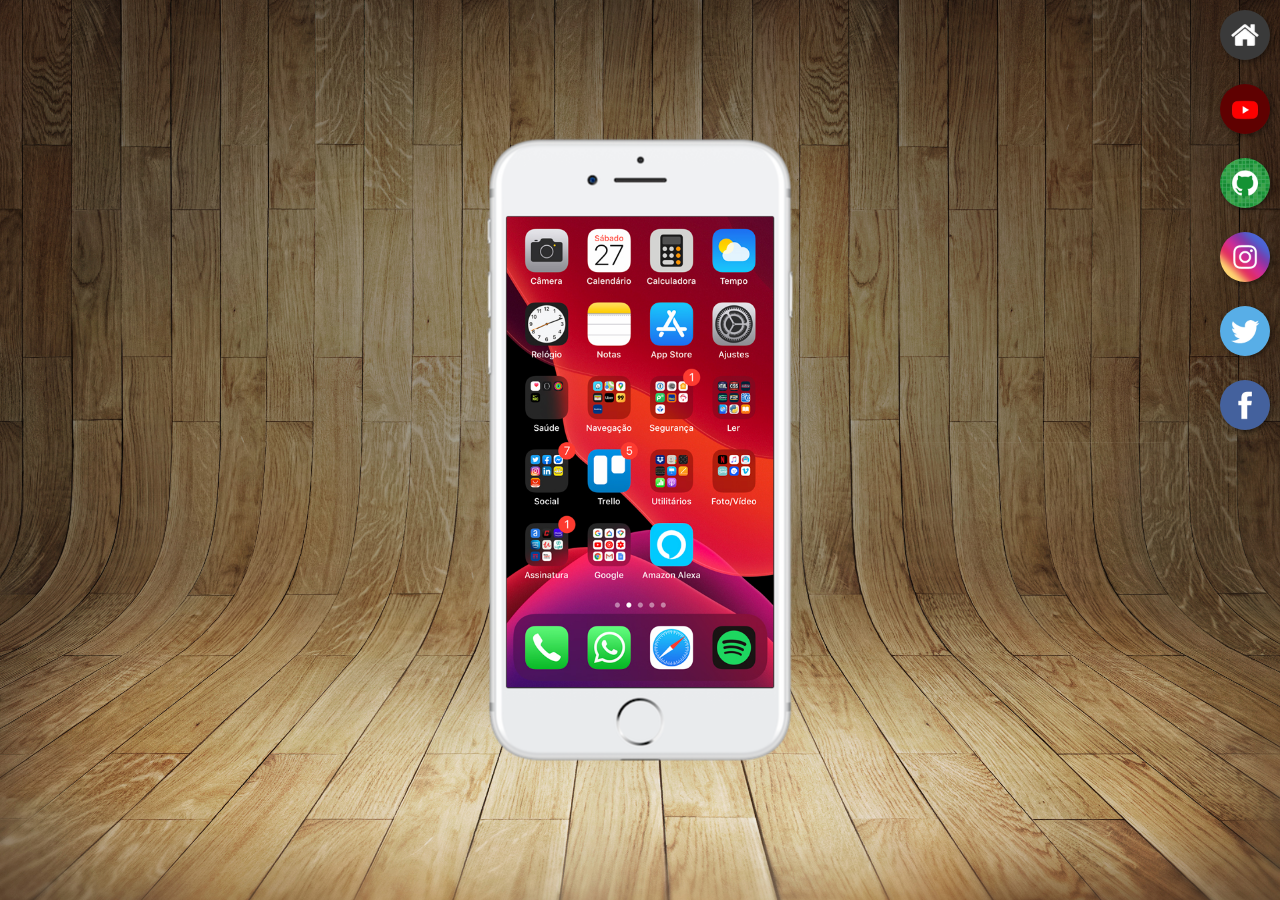
<file: index.html>
<!DOCTYPE html>
<html lang="pt-BR">
<head>
    <meta charset="UTF-8">
    <meta http-equiv="X-UA-Compatible" content="IE=edge">
    <meta name="viewport" content="width=device-width, initial-scale=1.0">
    <title>Projeto Redes Sociais</title>
    <link rel="shortcut icon" href="favicon.ico" type="image/x-icon">
    <link rel="stylesheet" href="style.css">
</head>
<body>
    <main>
        <section id="telefone">
            <iframe src="home.html" name="tela" id="tela" frameborder="0">
                <p>Seu navegador não é compatível com isso.</p>
            </iframe>
        </section>
        <section id="redes-sociais">
            <a href="home.html" target="tela"><img src="imagens/logo-home.jpg" alt="Home"></a><br>
            <a href="youtube.html" target="tela"><img src="imagens/logo-youtube.jpg" alt="YouTube"></a><br>
            <a href="github.html" target="tela"><img src="imagens/logo-github.jpg" alt="GitHub"></a><br>
            <a href="instagram.html" target="tela"><img src="imagens/logo-instagram.jpg" alt="Instagram"></a><br>
            <a href="twitter.html" target="tela"><img src="imagens/logo-twitter.jpg" alt="Twitter"></a><br>
            <a href="facebook.html" target="tela"><img src="imagens/logo-facebook.jpg" alt="Facebook"></a>
        </section>
    </main>
</body>
</html>
</file>
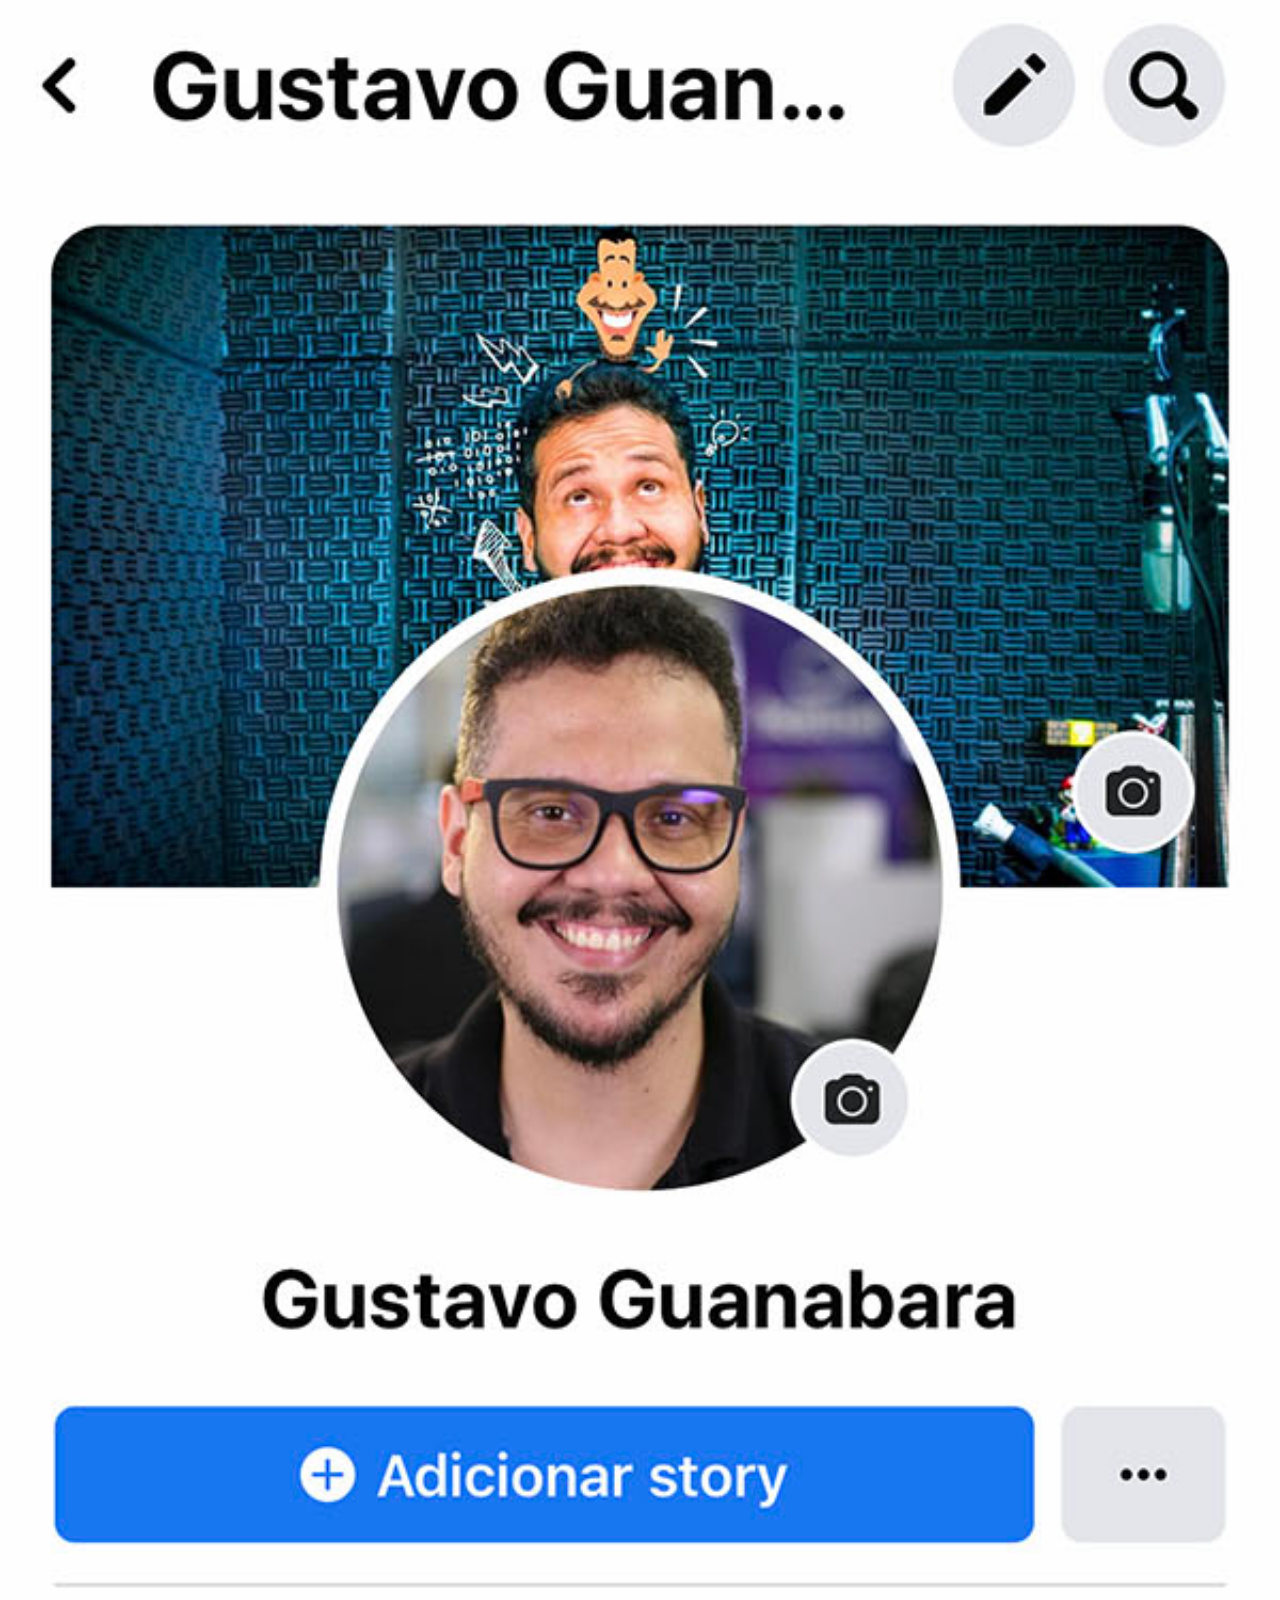
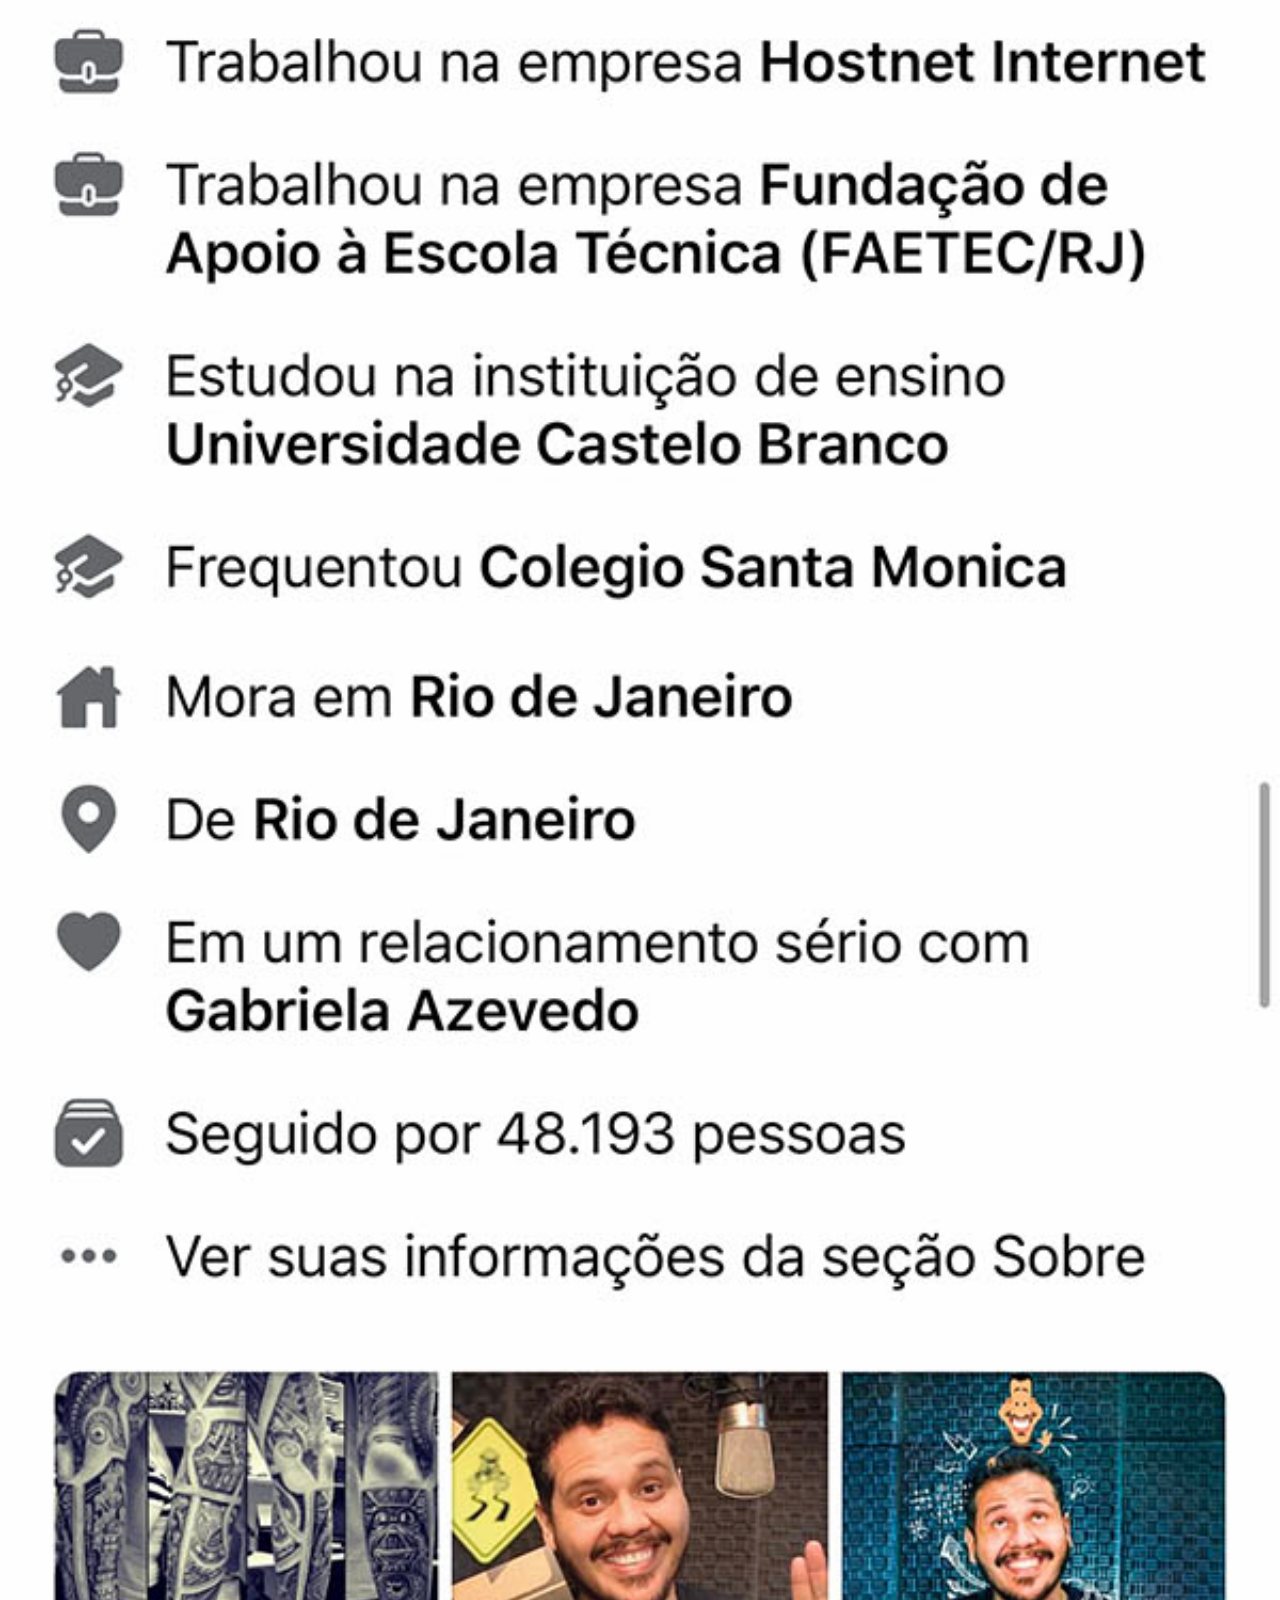
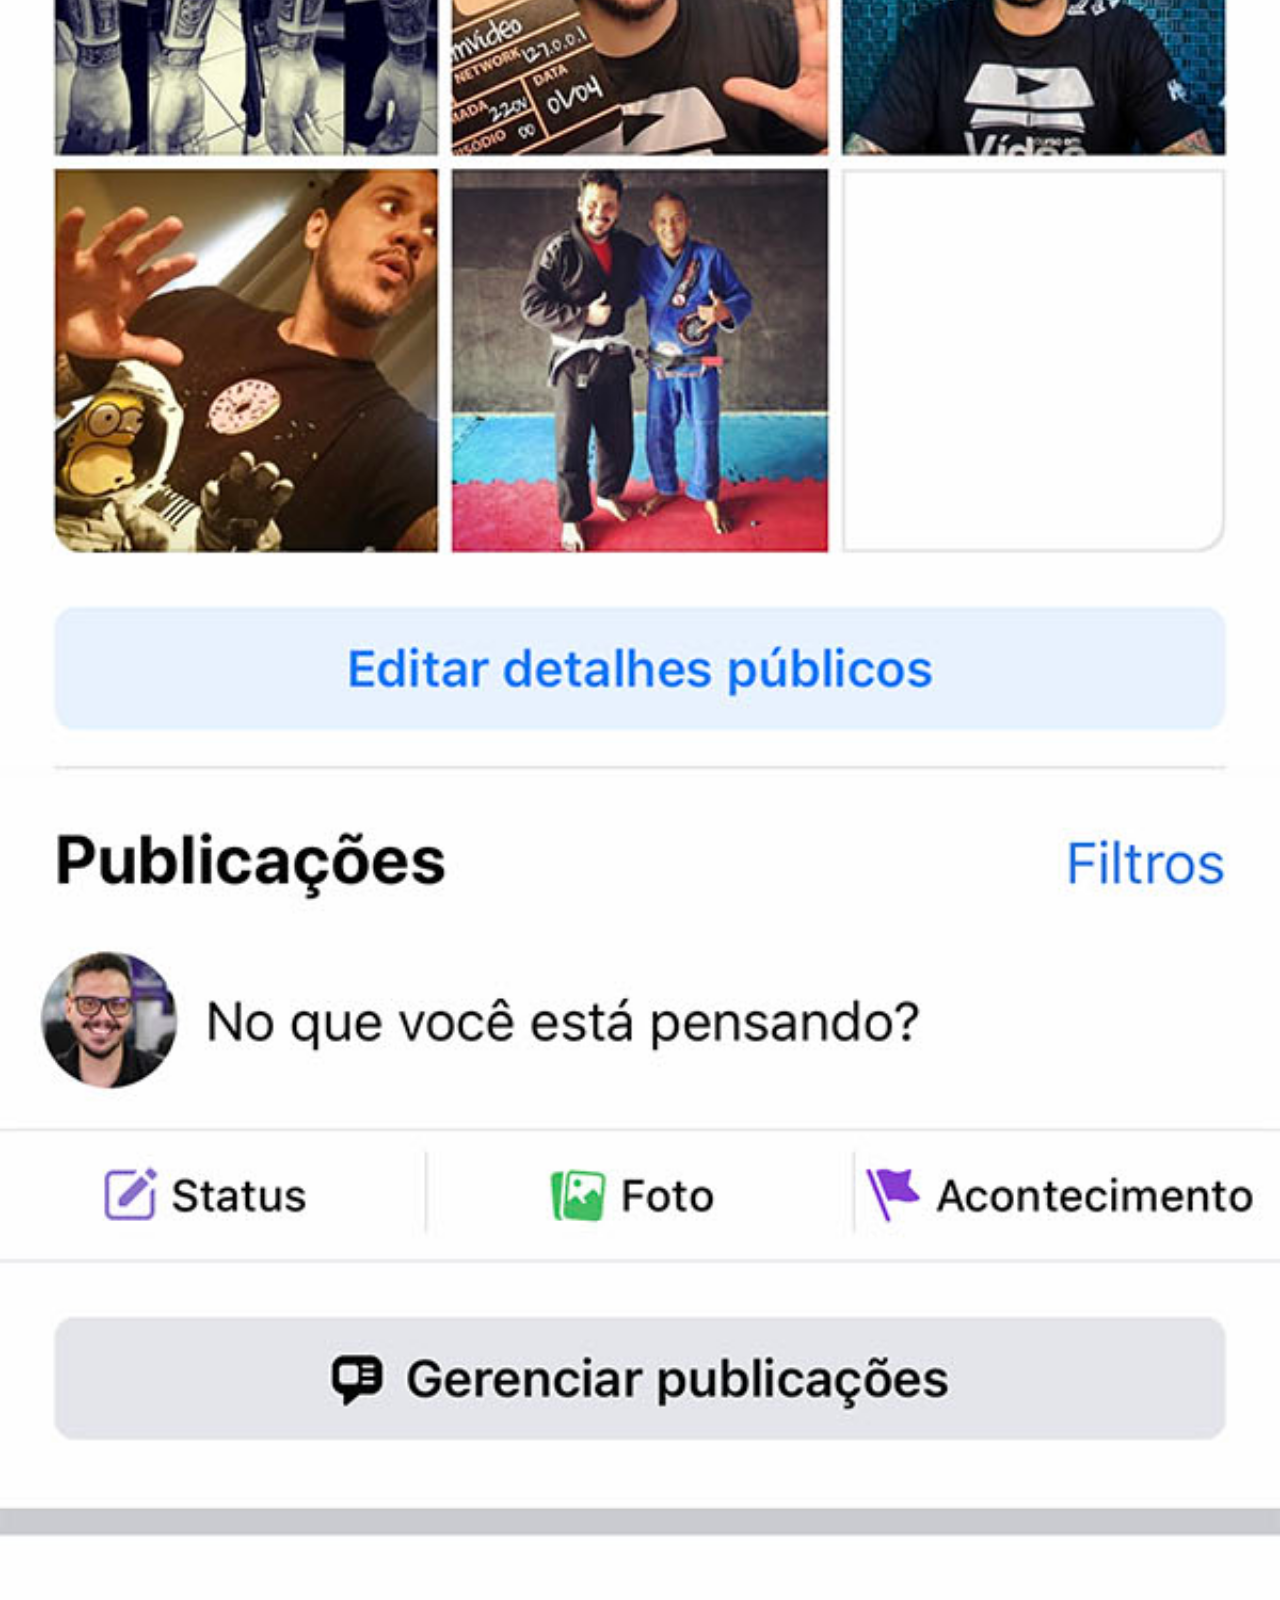
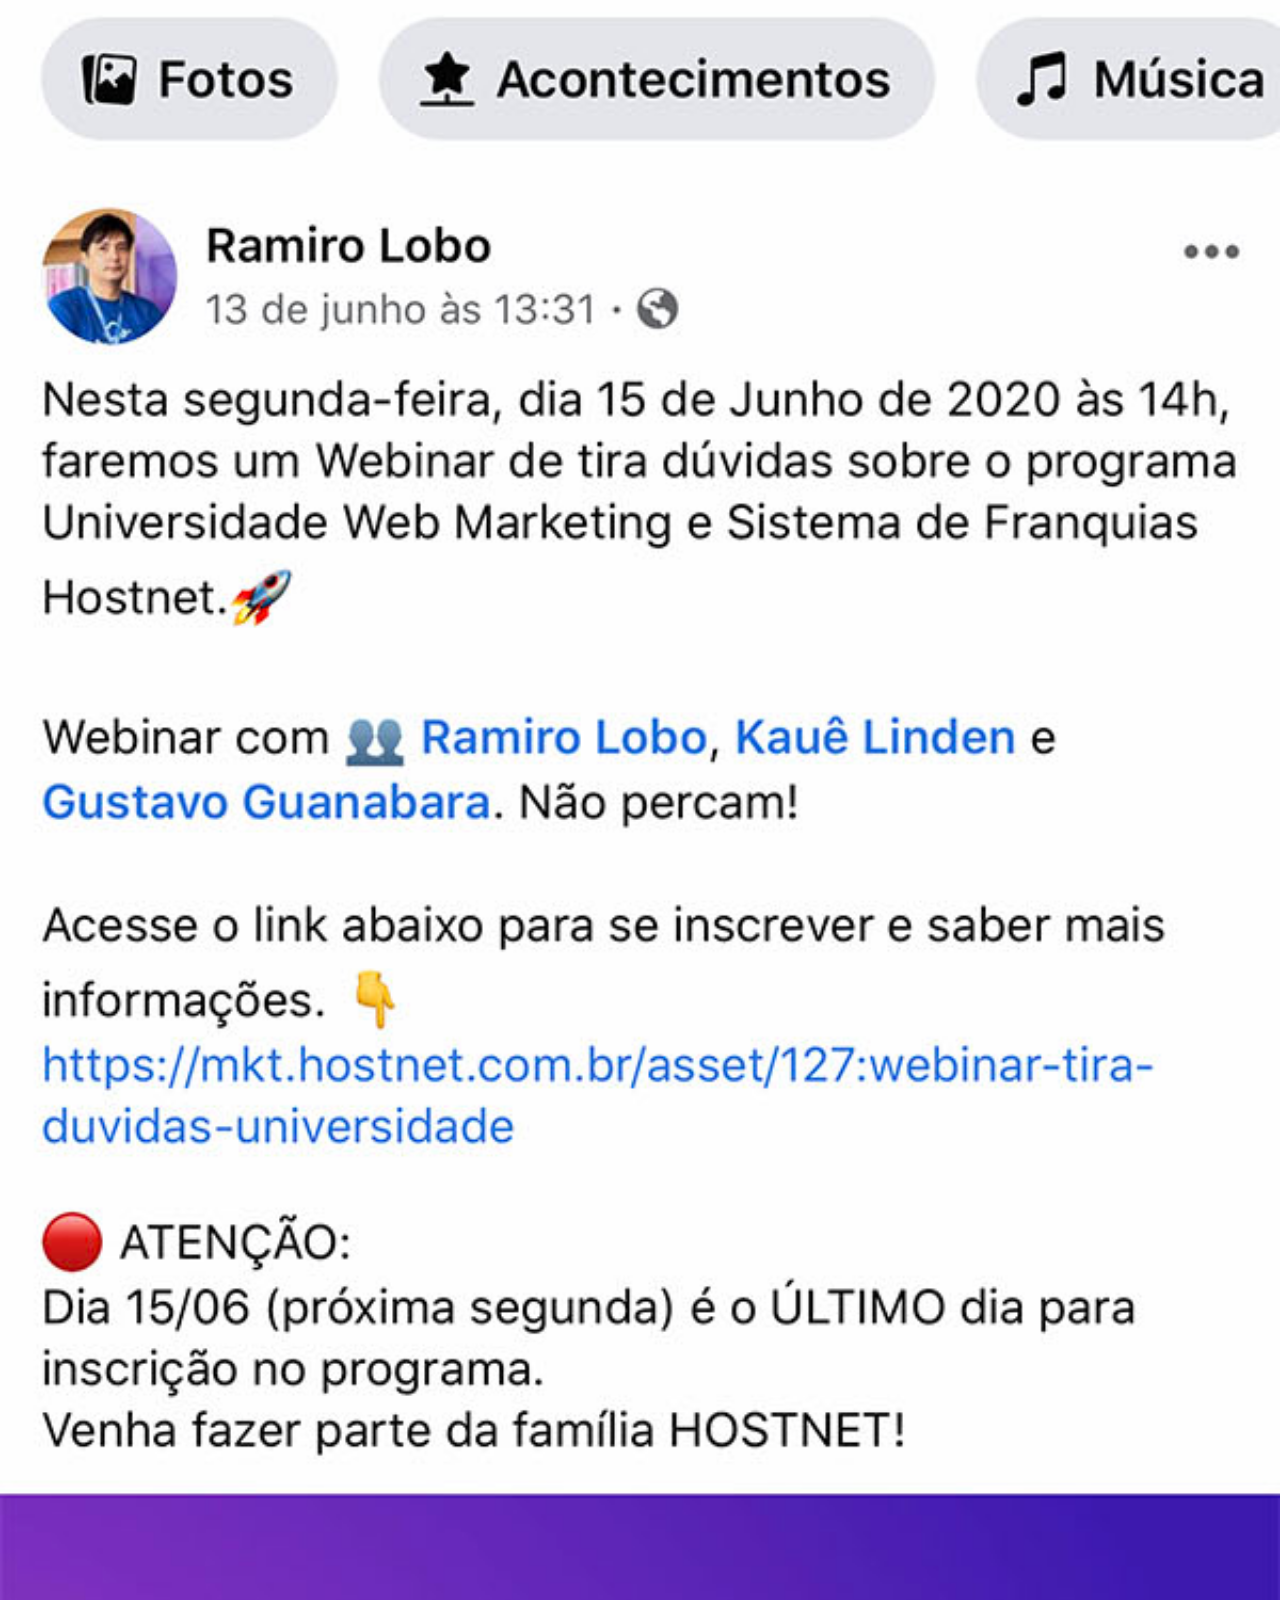
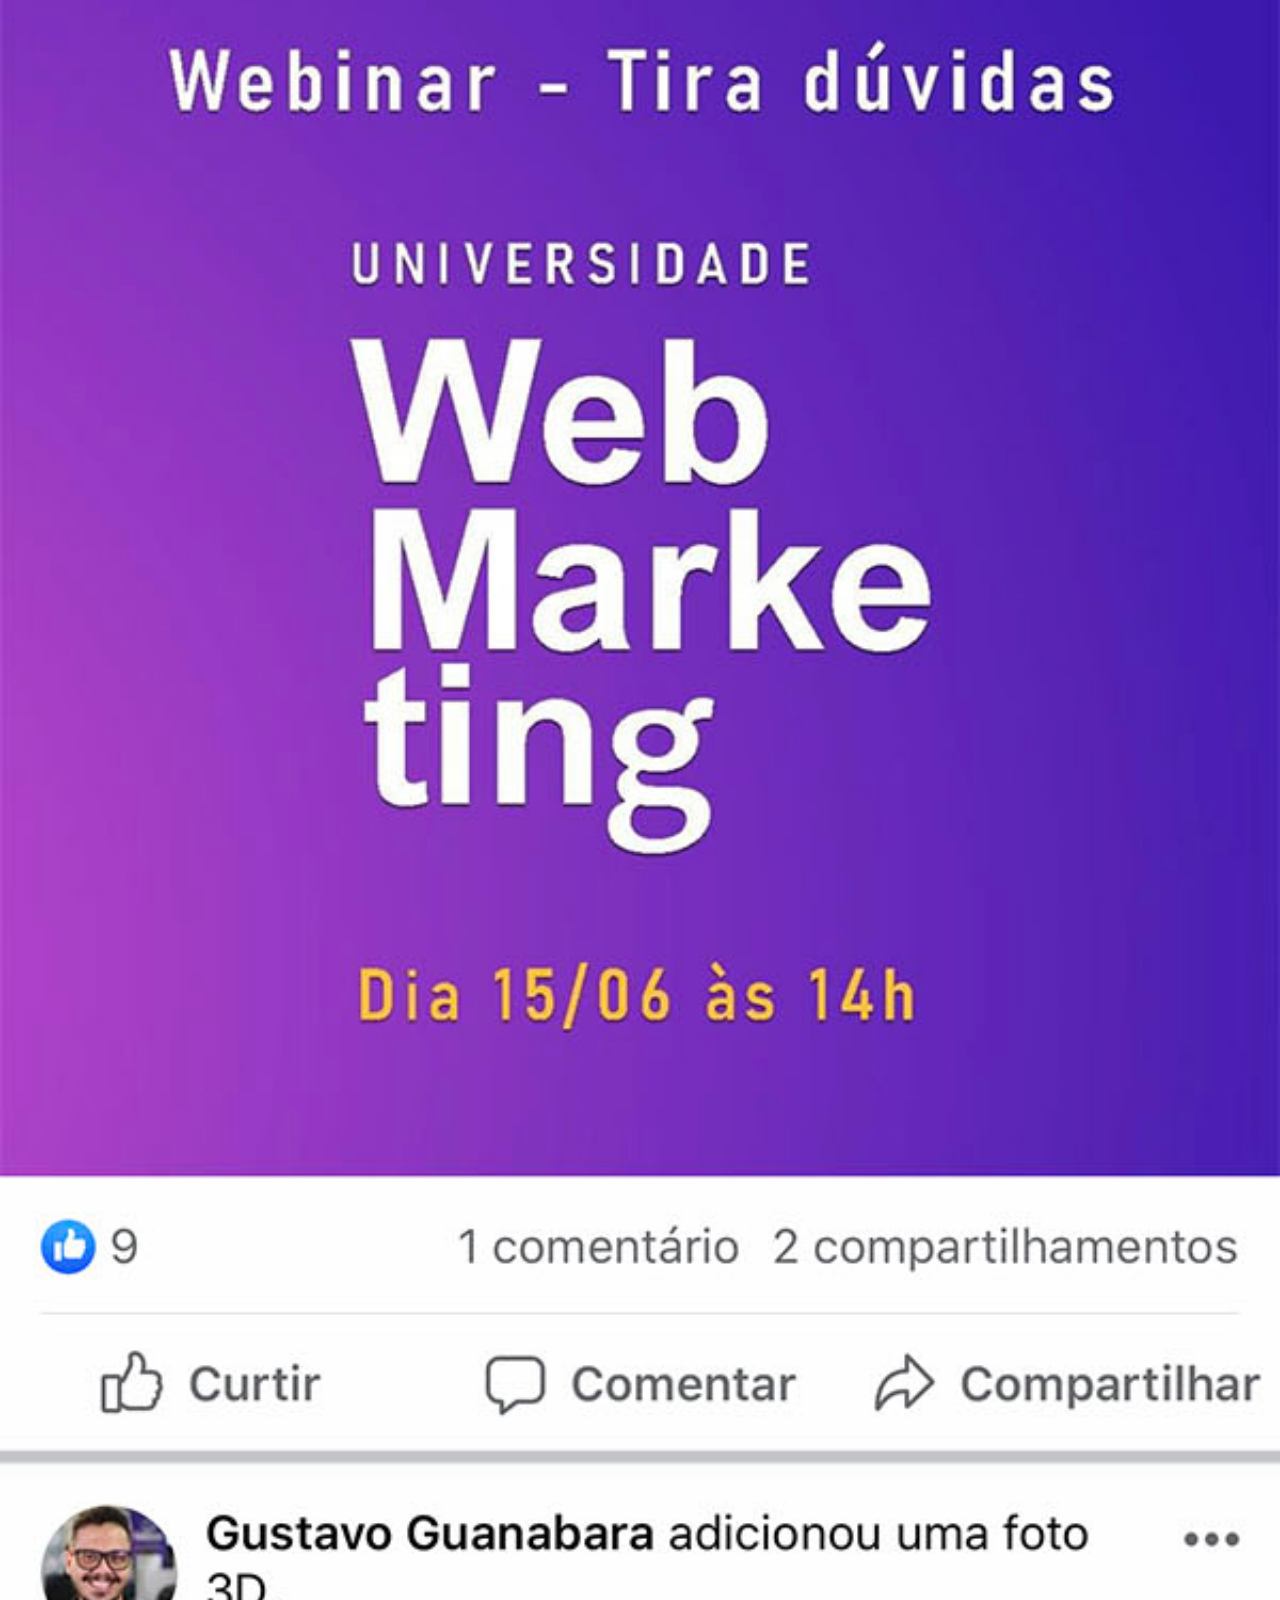
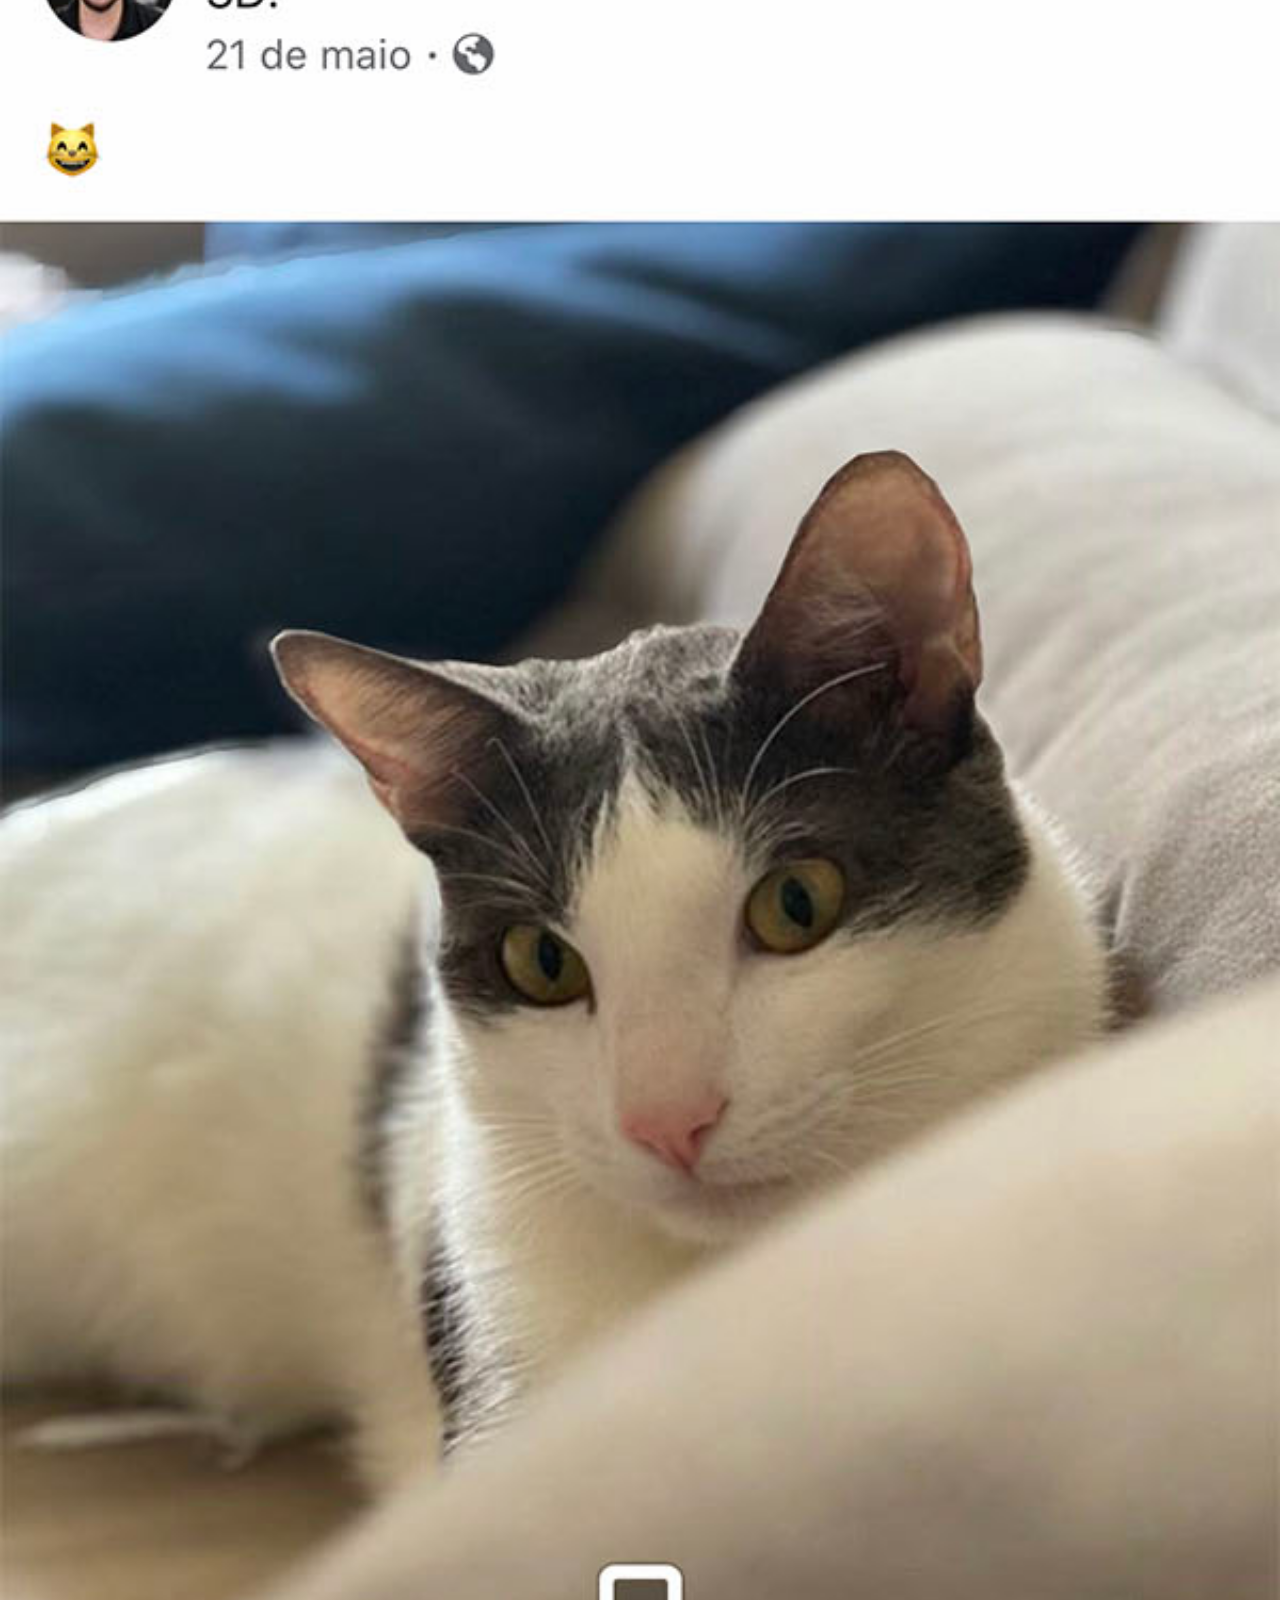
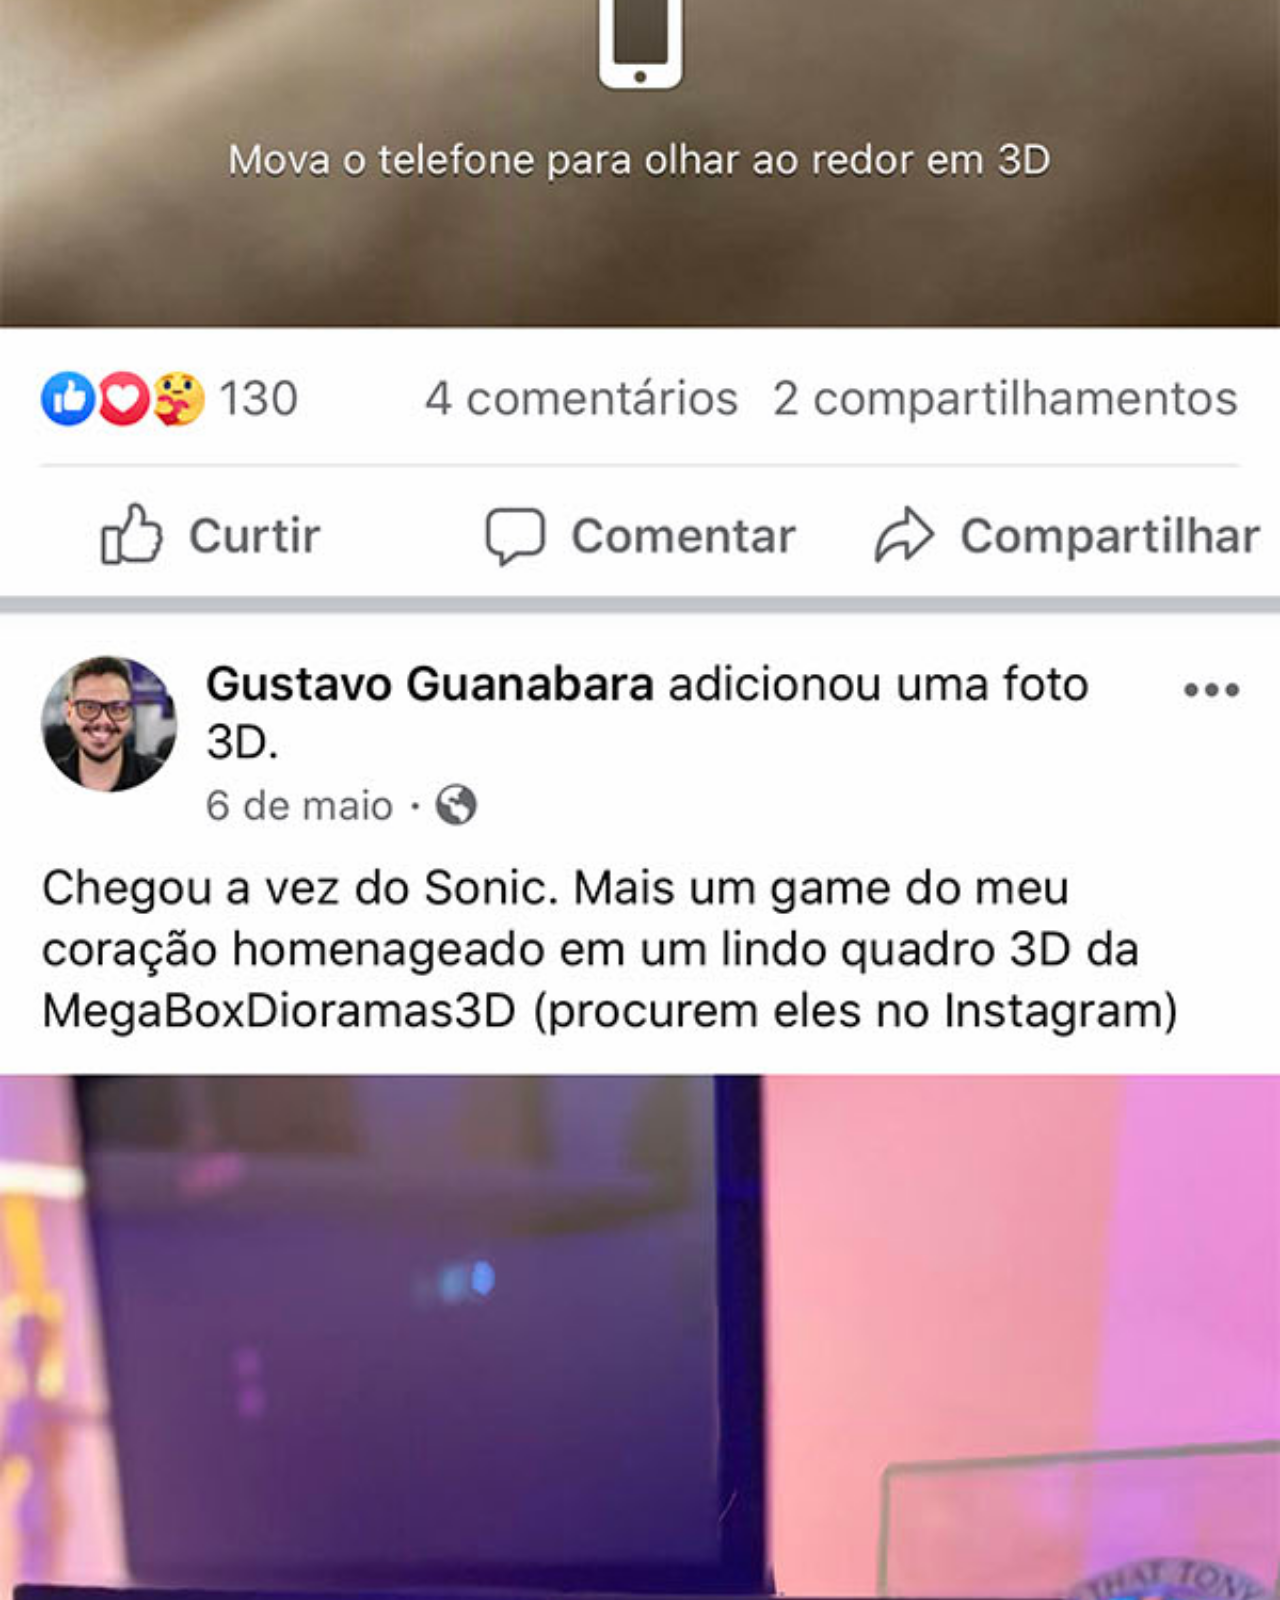
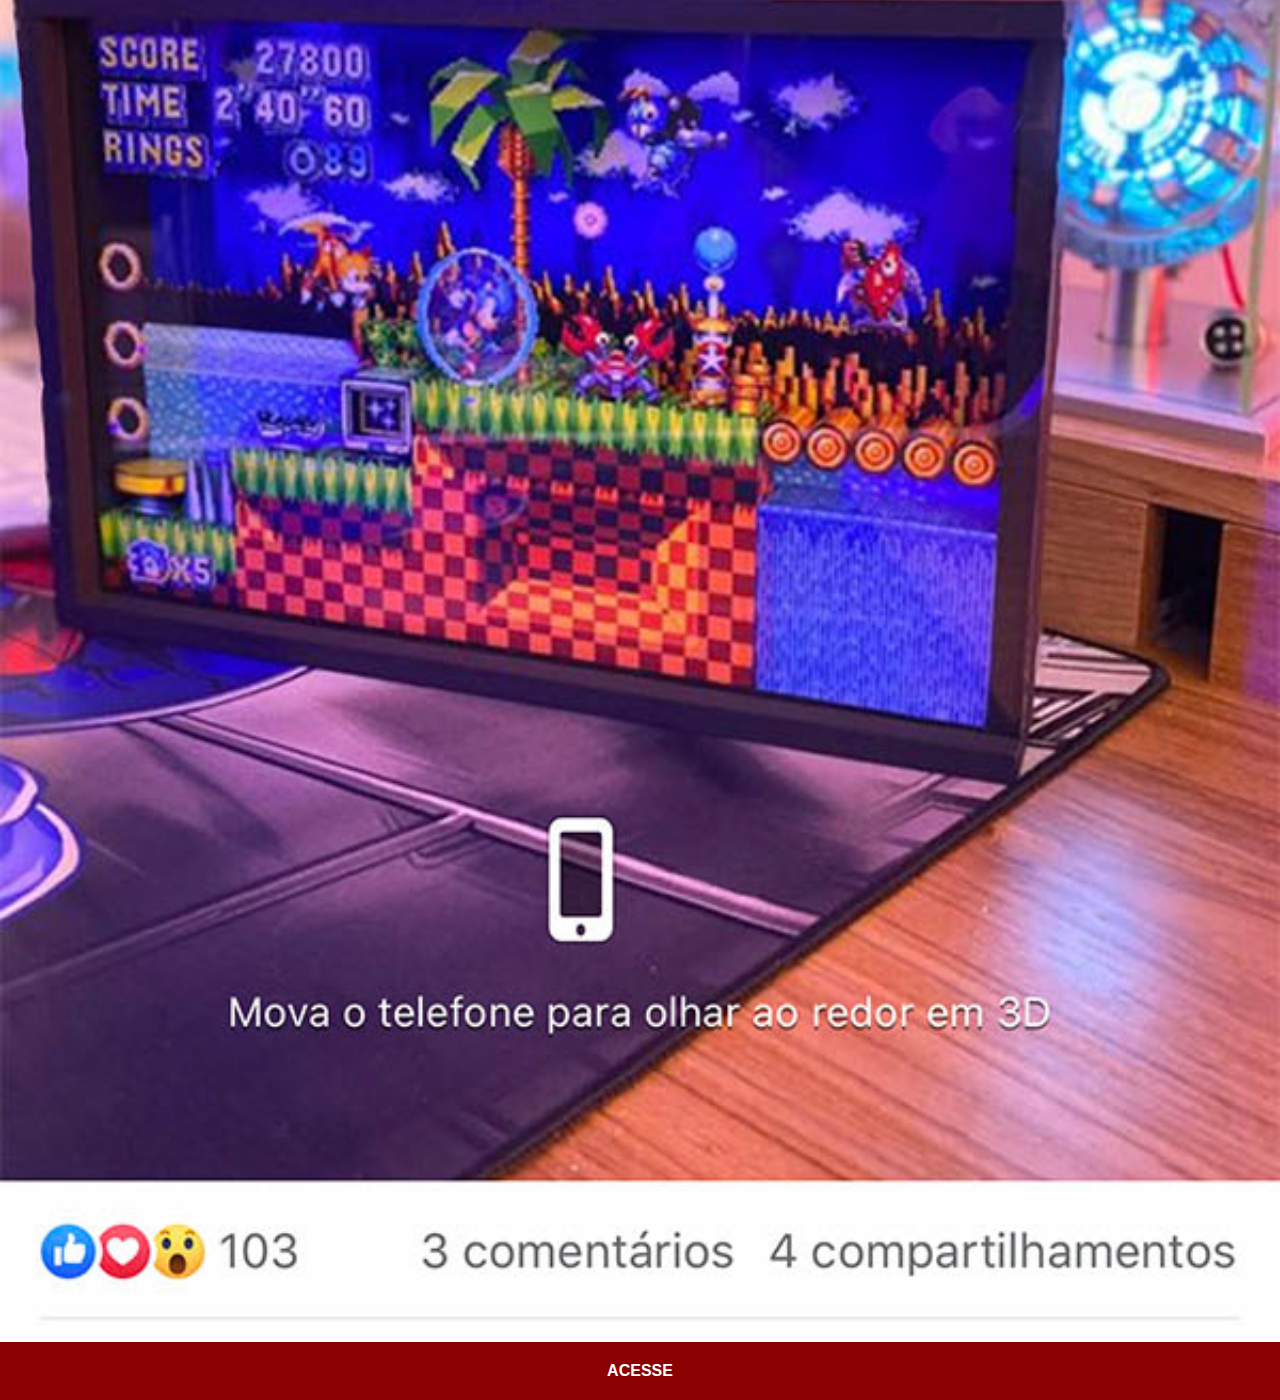
<file: facebook.html>
<!DOCTYPE html>
<html lang="pt-BR">
<head>
    <meta charset="UTF-8">
    <meta http-equiv="X-UA-Compatible" content="IE=edge">
    <meta name="viewport" content="width=device-width, initial-scale=1.0">
    <title>YouTube</title>
    <link rel="stylesheet" href="social.css">
</head>
<body>
    <img src="imagens/tela-facebook.jpg" alt="Instagram">
    <a href="#" target="_blank">ACESSE</a>
</body>
</html>
</file>
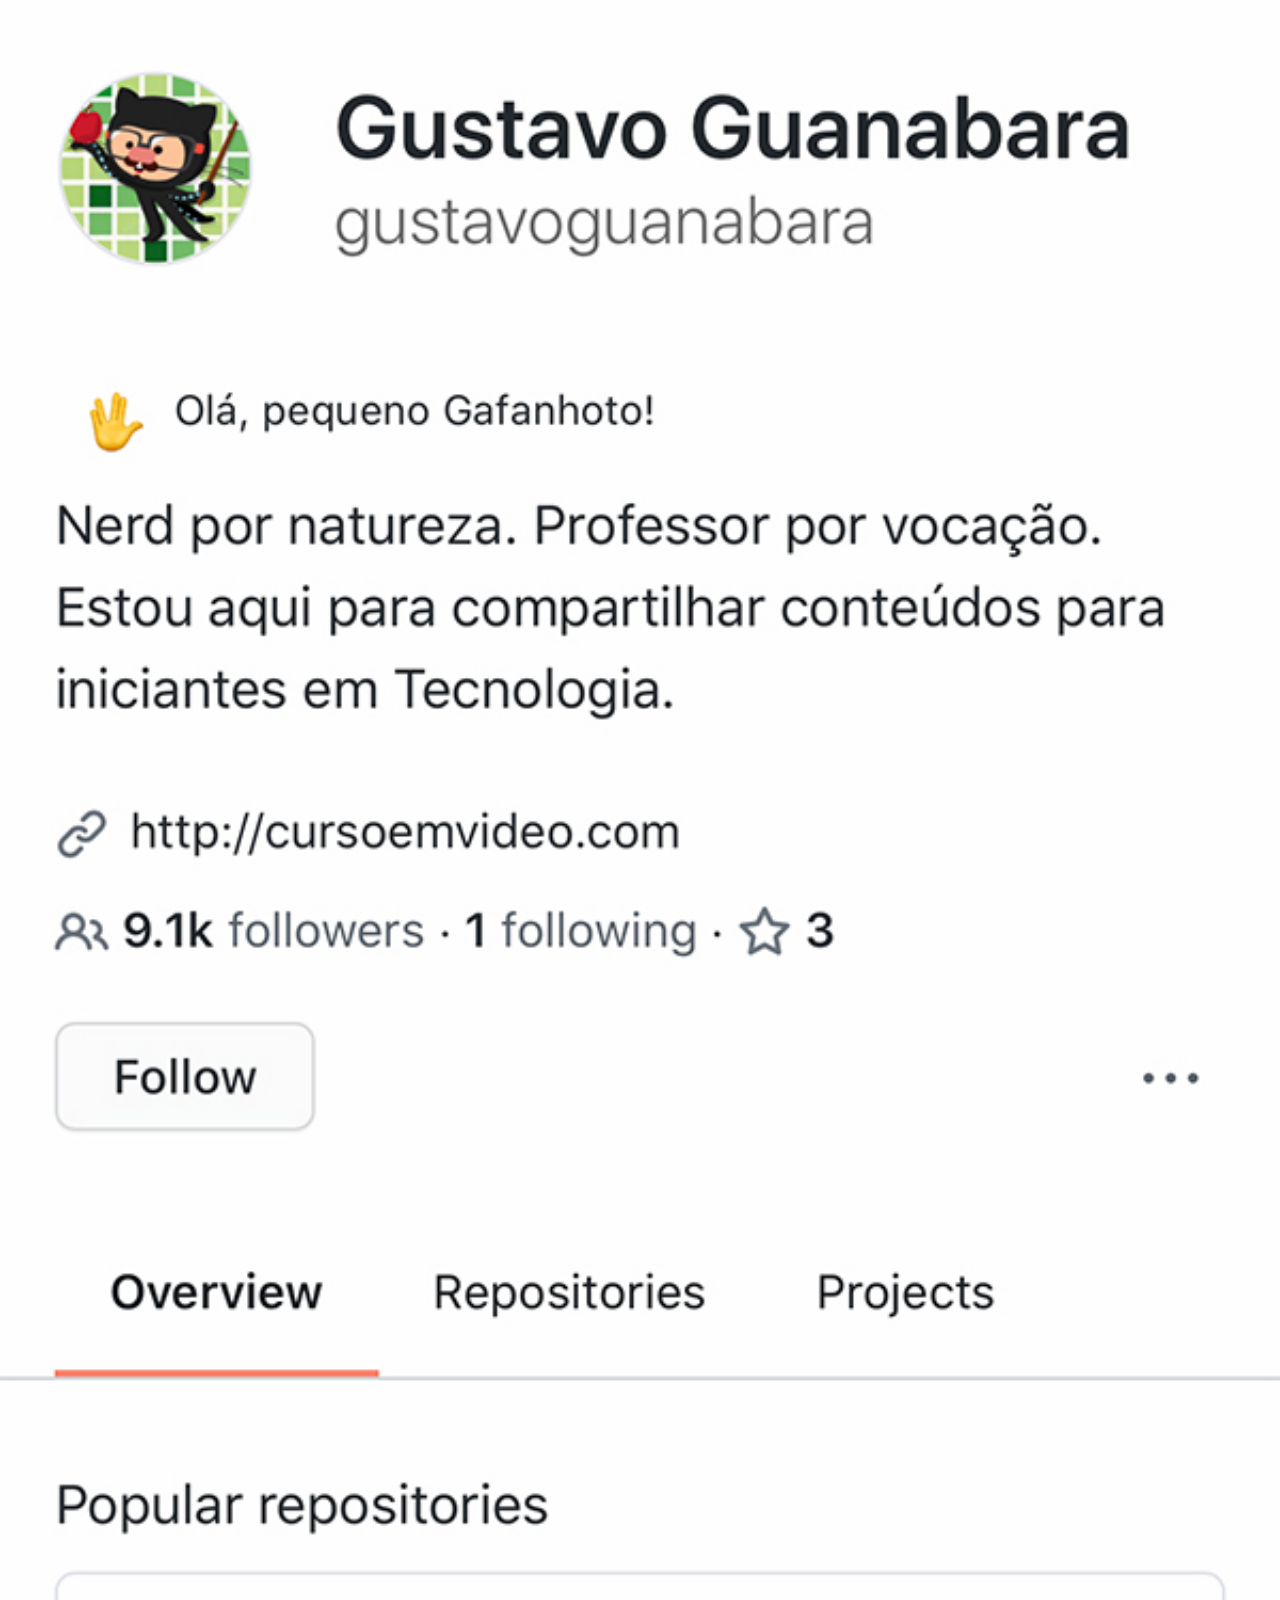
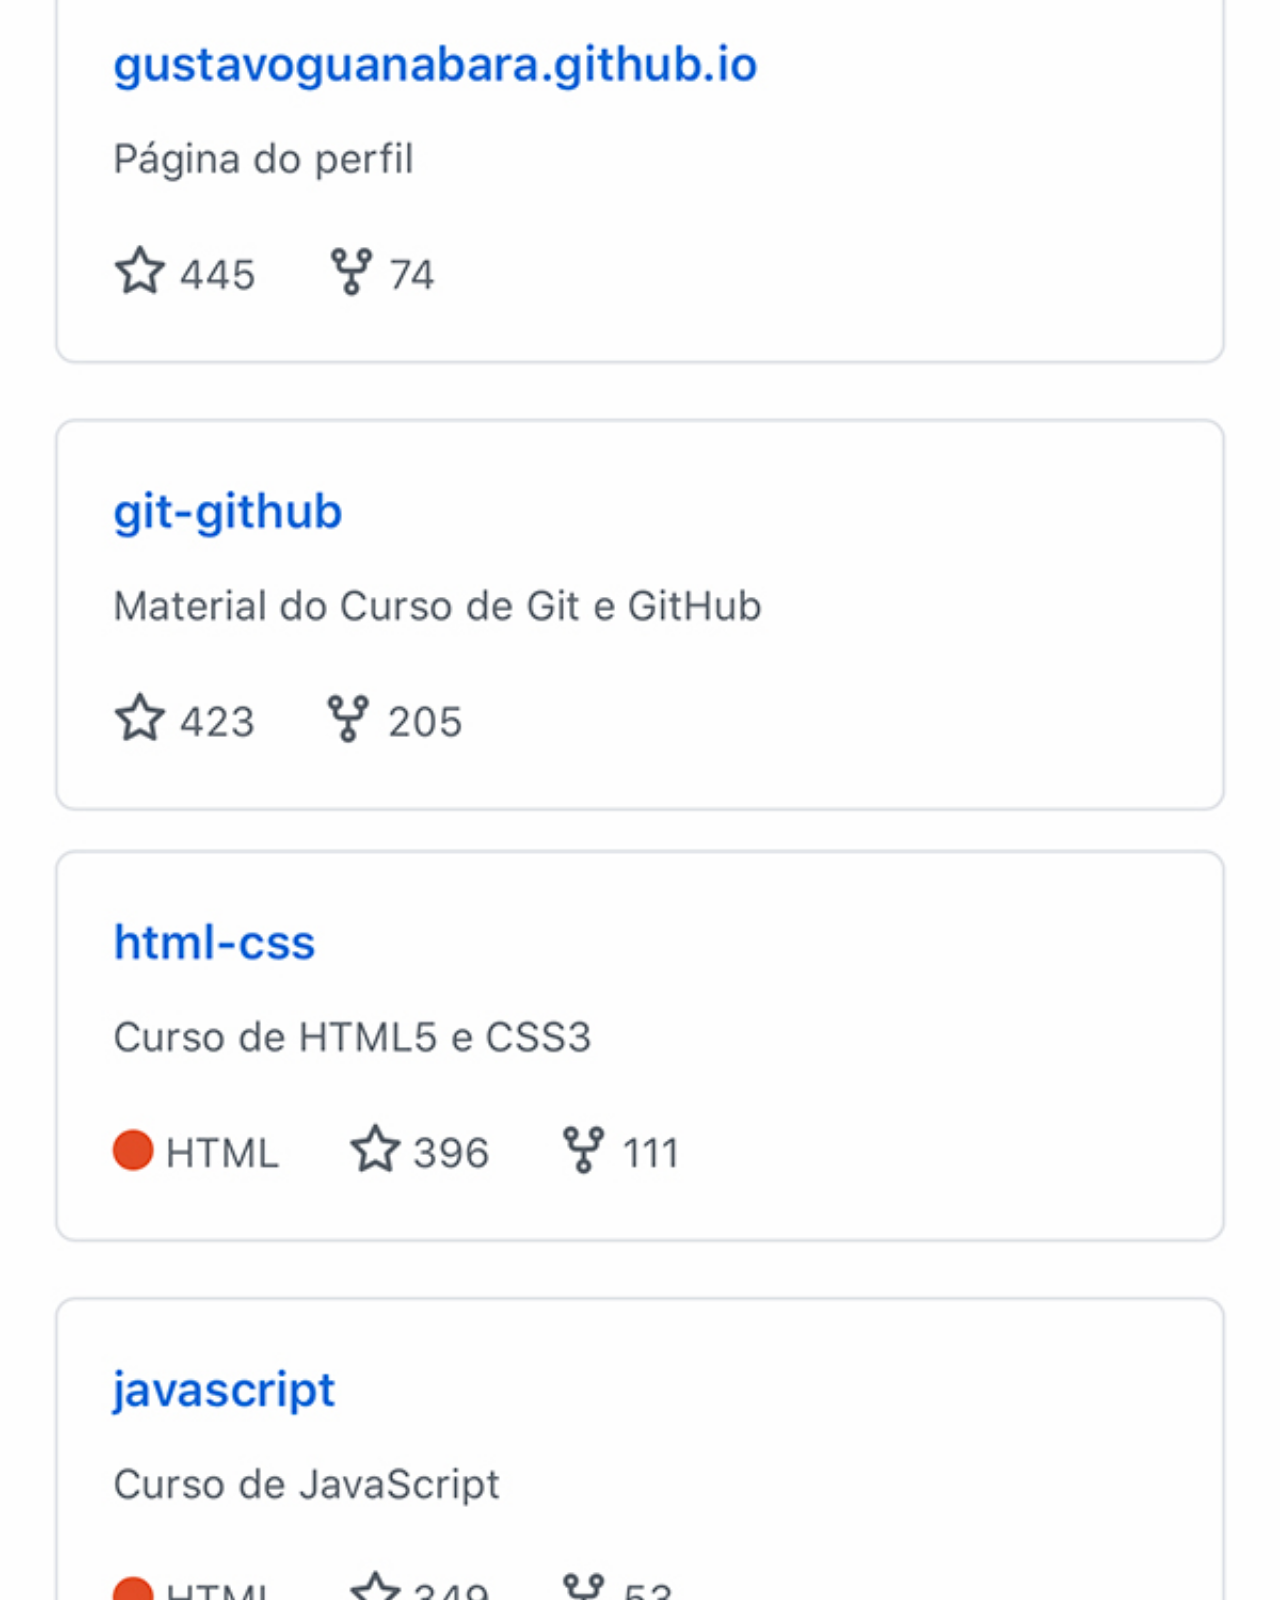
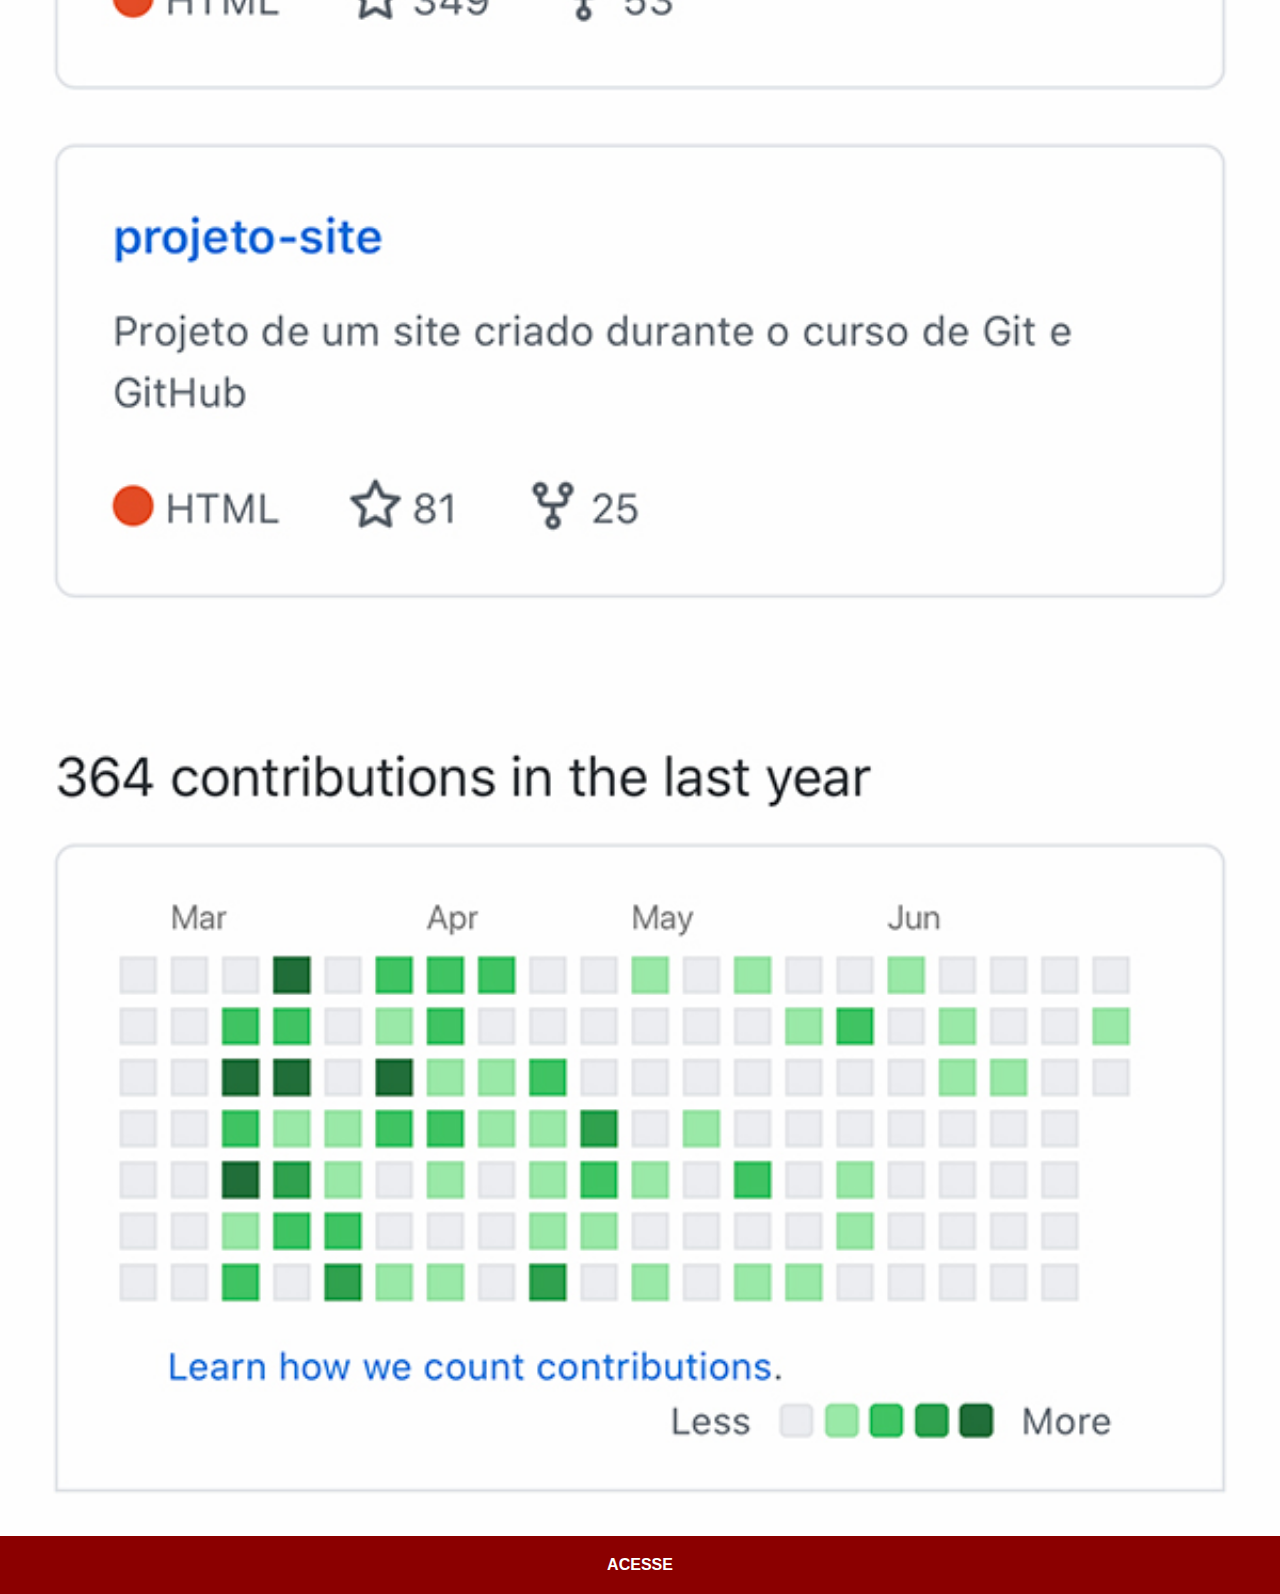
<file: github.html>
<!DOCTYPE html>
<html lang="pt-BR">
<head>
    <meta charset="UTF-8">
    <meta http-equiv="X-UA-Compatible" content="IE=edge">
    <meta name="viewport" content="width=device-width, initial-scale=1.0">
    <title>YouTube</title>
    <link rel="stylesheet" href="social.css">
</head>
<body>
    <img src="imagens/tela-github.jpg" alt="GitHub">
    <a href="https://github.com/brunogprado" target="_blank">ACESSE</a>
</body>
</html>
</file>
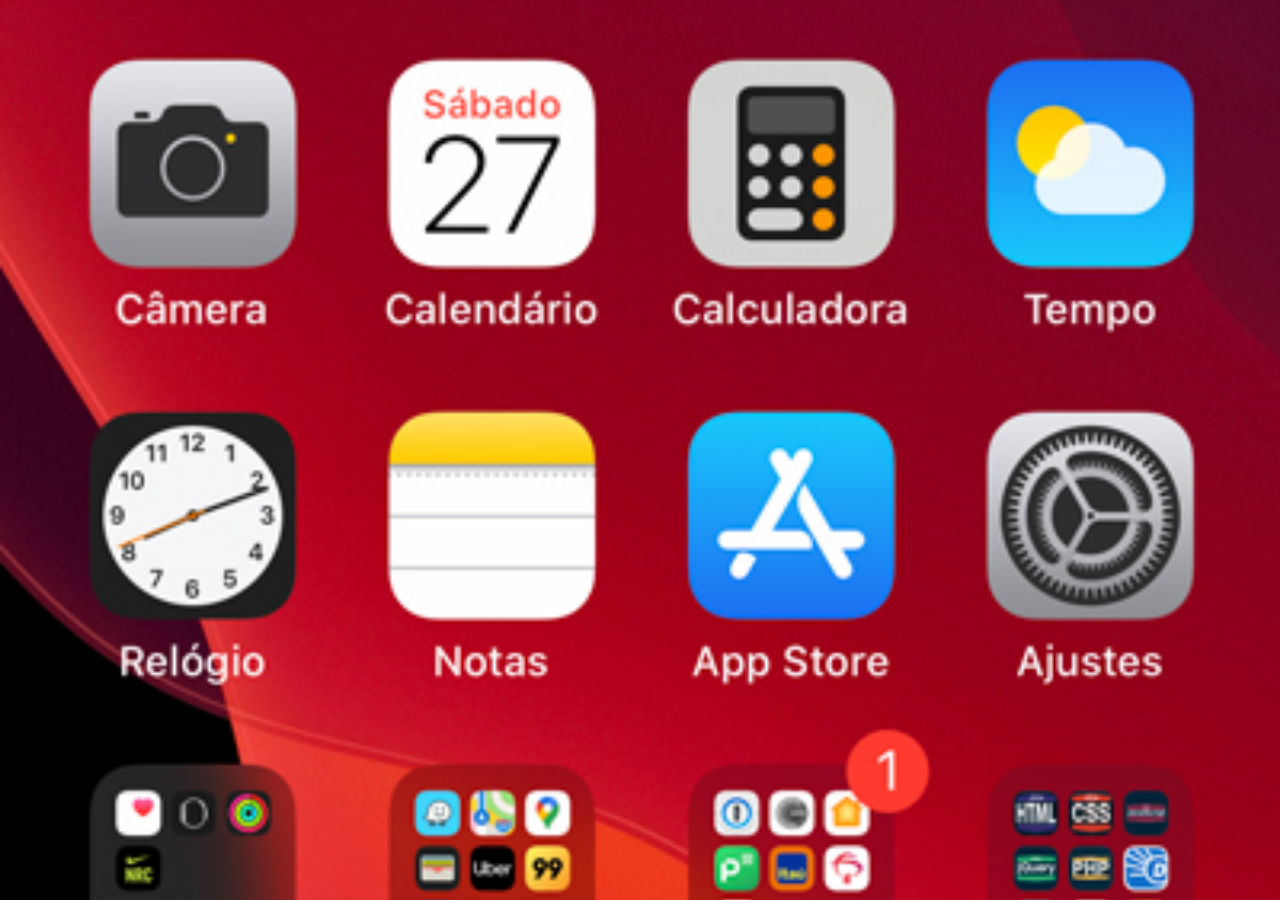
<file: home.html>
<!DOCTYPE html>
<html lang="pt-BR">
<head>
    <meta charset="UTF-8">
    <meta http-equiv="X-UA-Compatible" content="IE=edge">
    <meta name="viewport" content="width=device-width, initial-scale=1.0">
    <title>Home</title>
    <style>
        * {
            margin: 0px;
            padding: 0px;
        }

        body {
            width: 100vw;
            height: 100vh;
            background: black url(imagens/tela-home.jpg) no-repeat top center;
            background-size: cover;
        }
    </style>
</head>
<body>
    
</body>
</html>
</file>
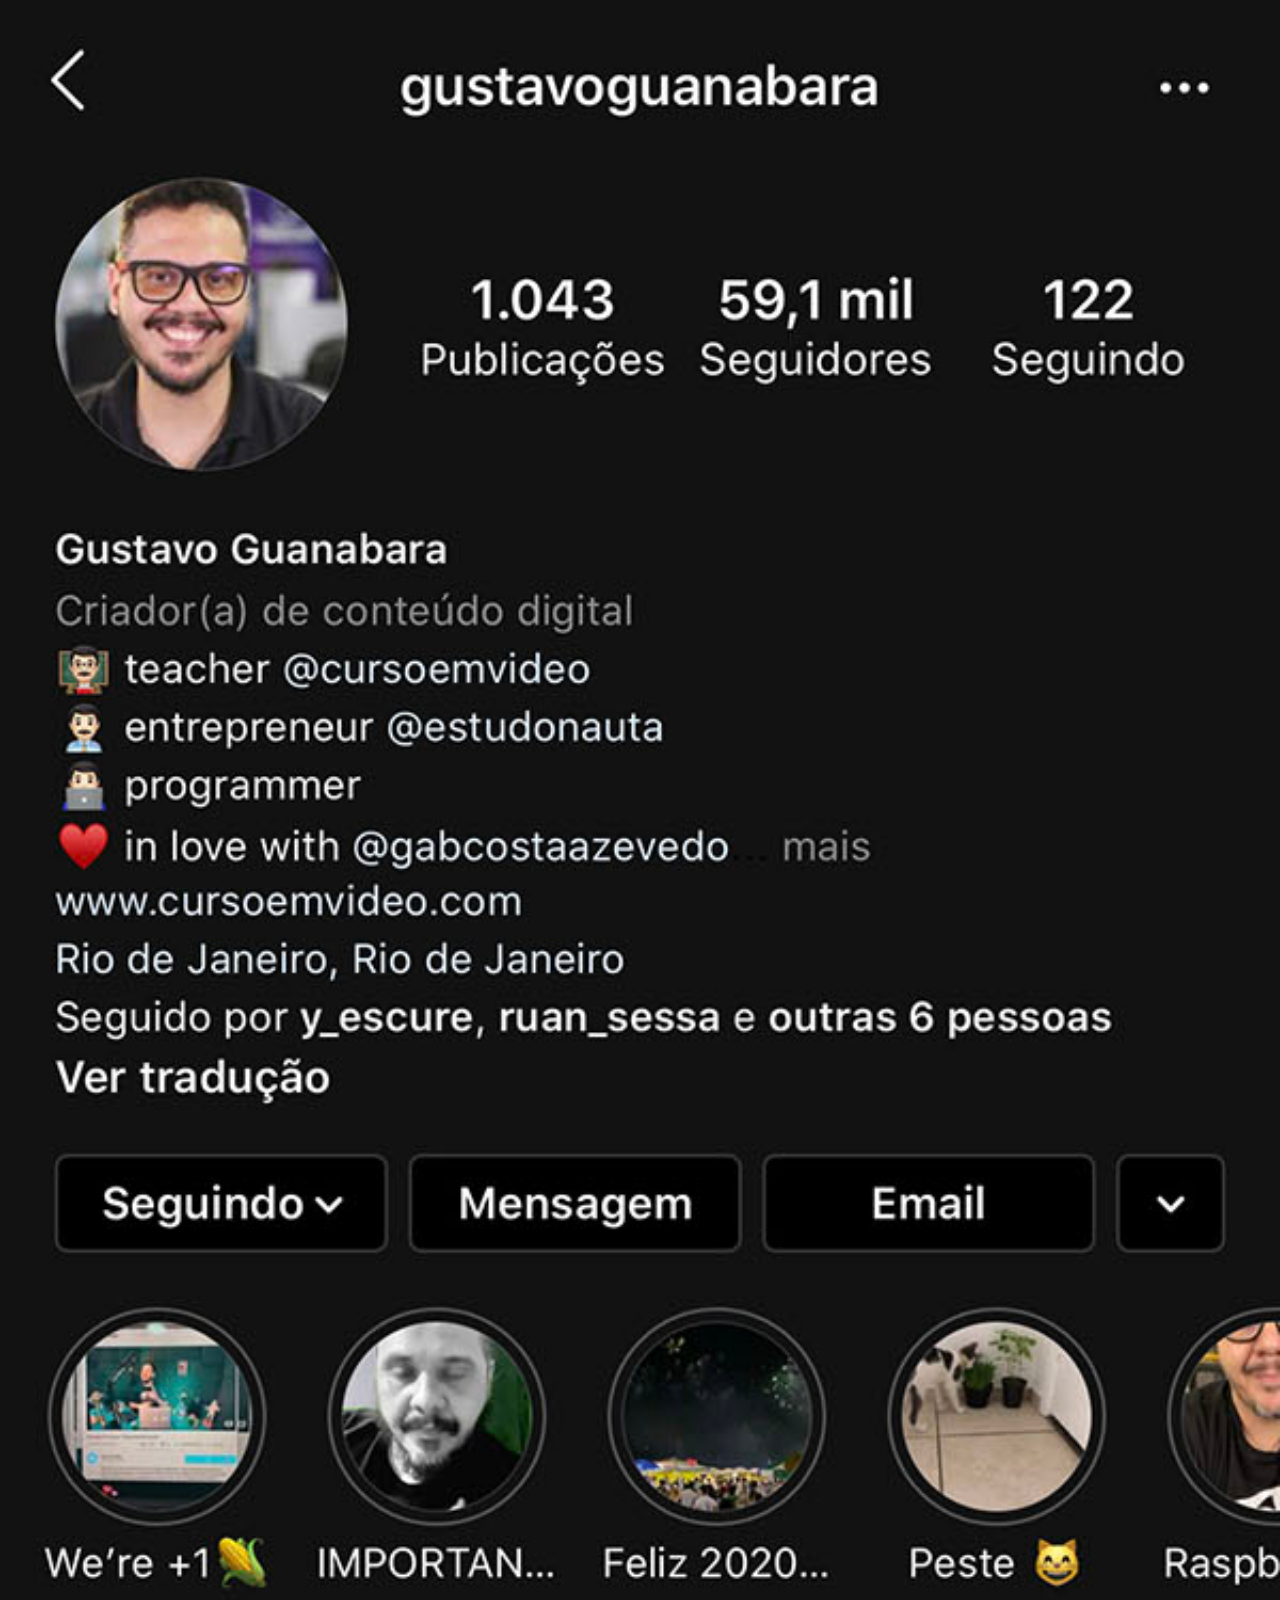
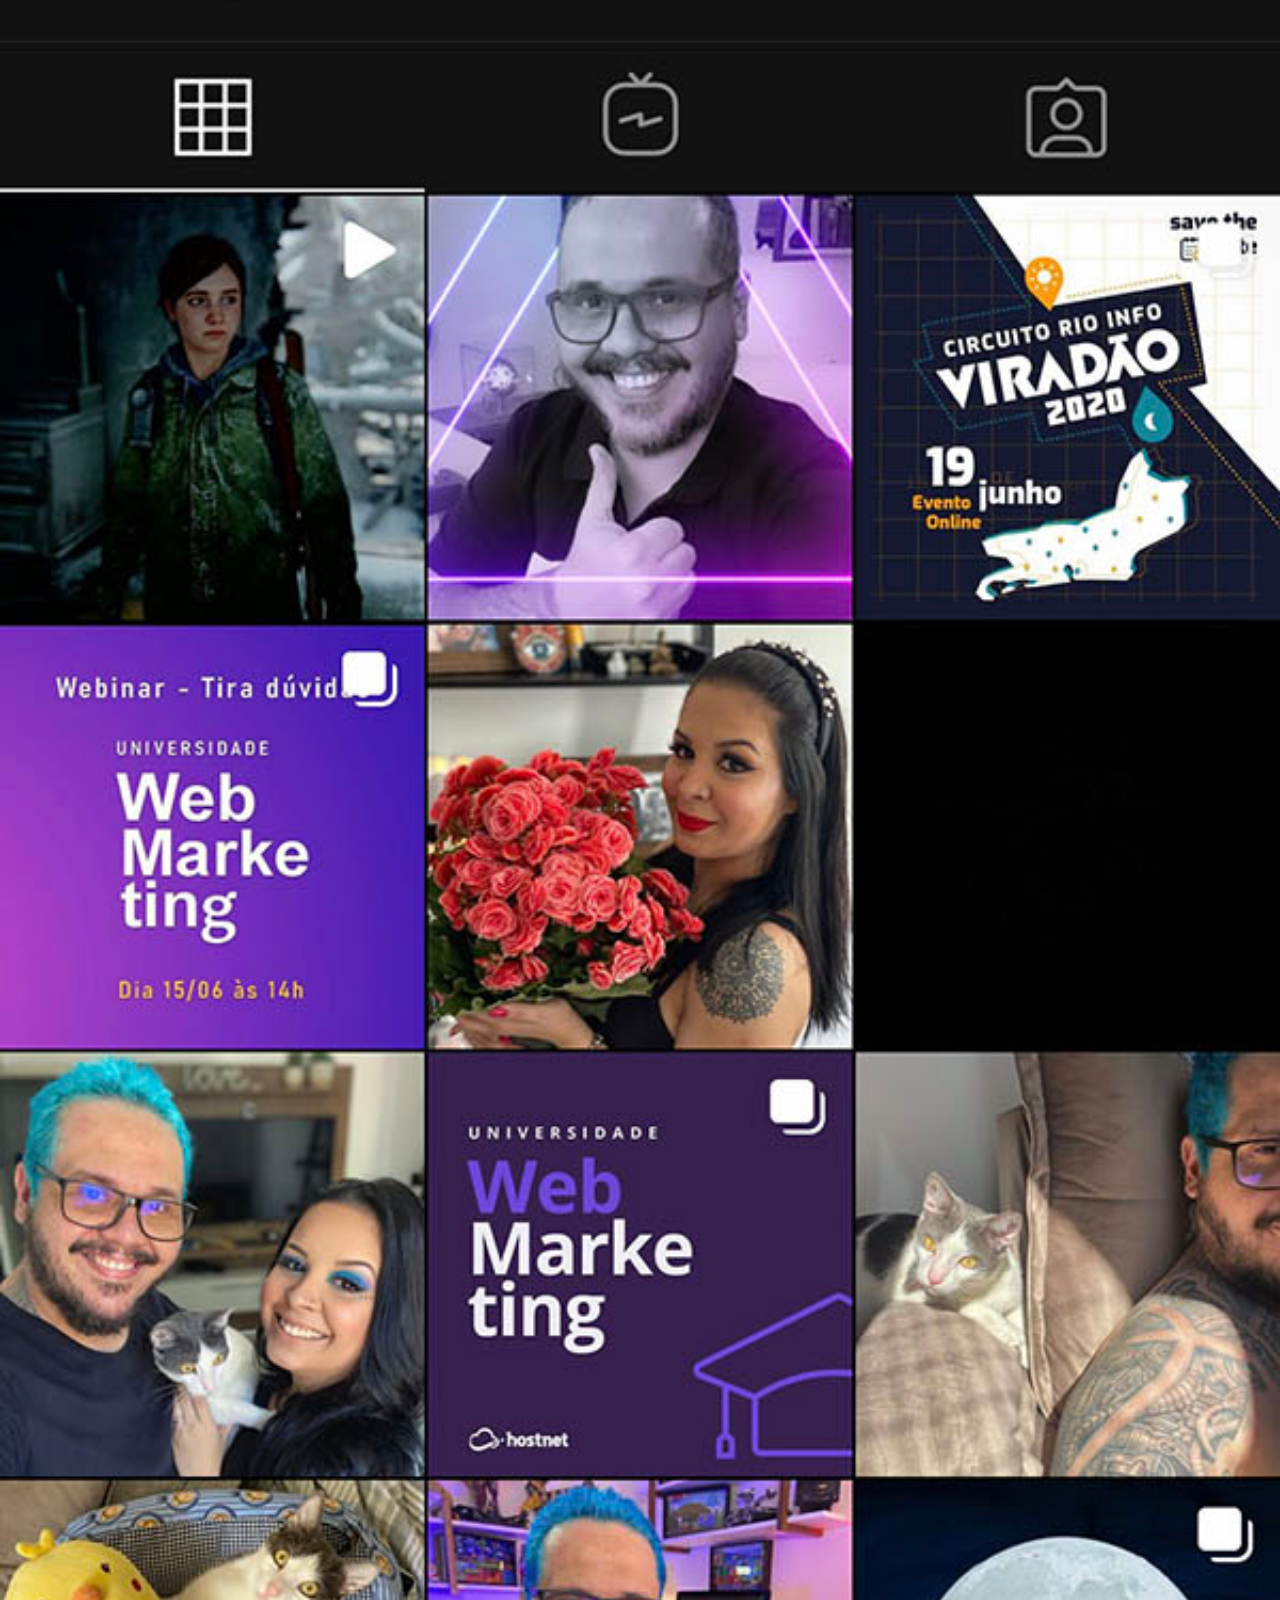
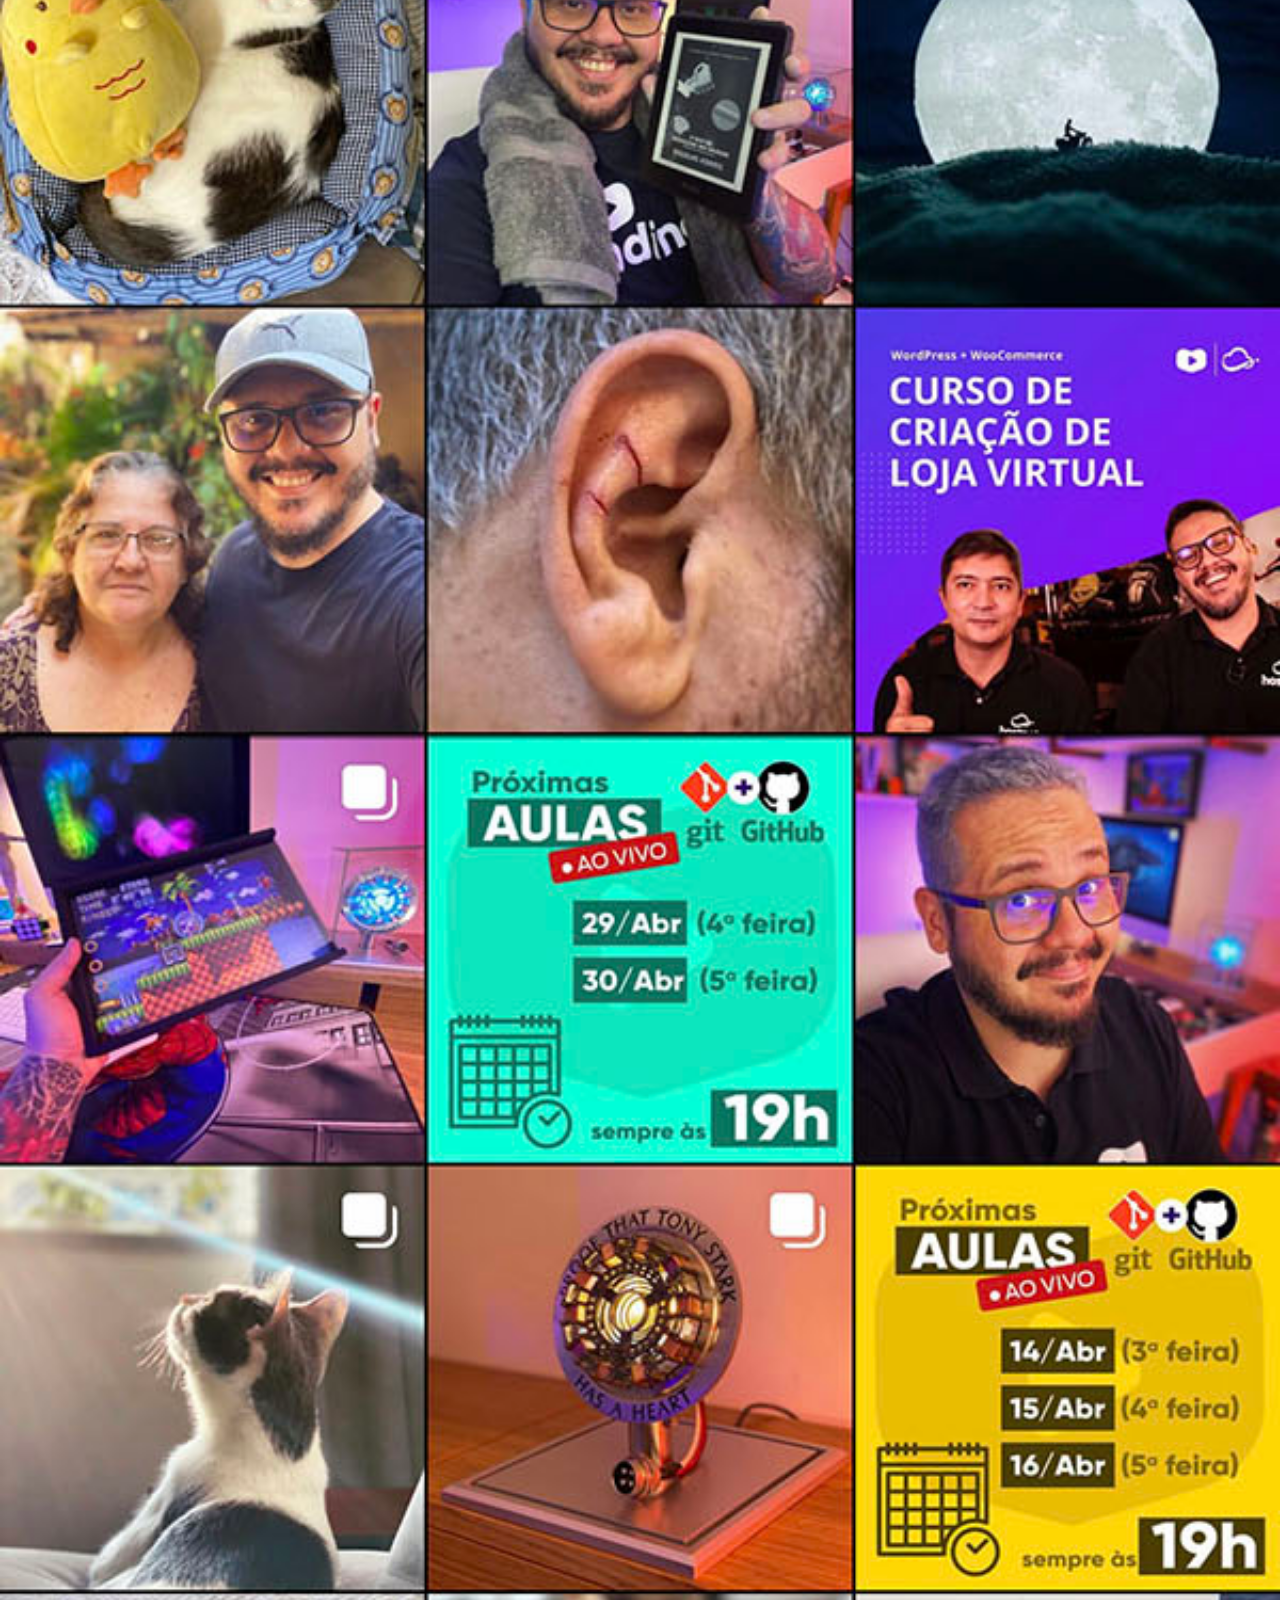
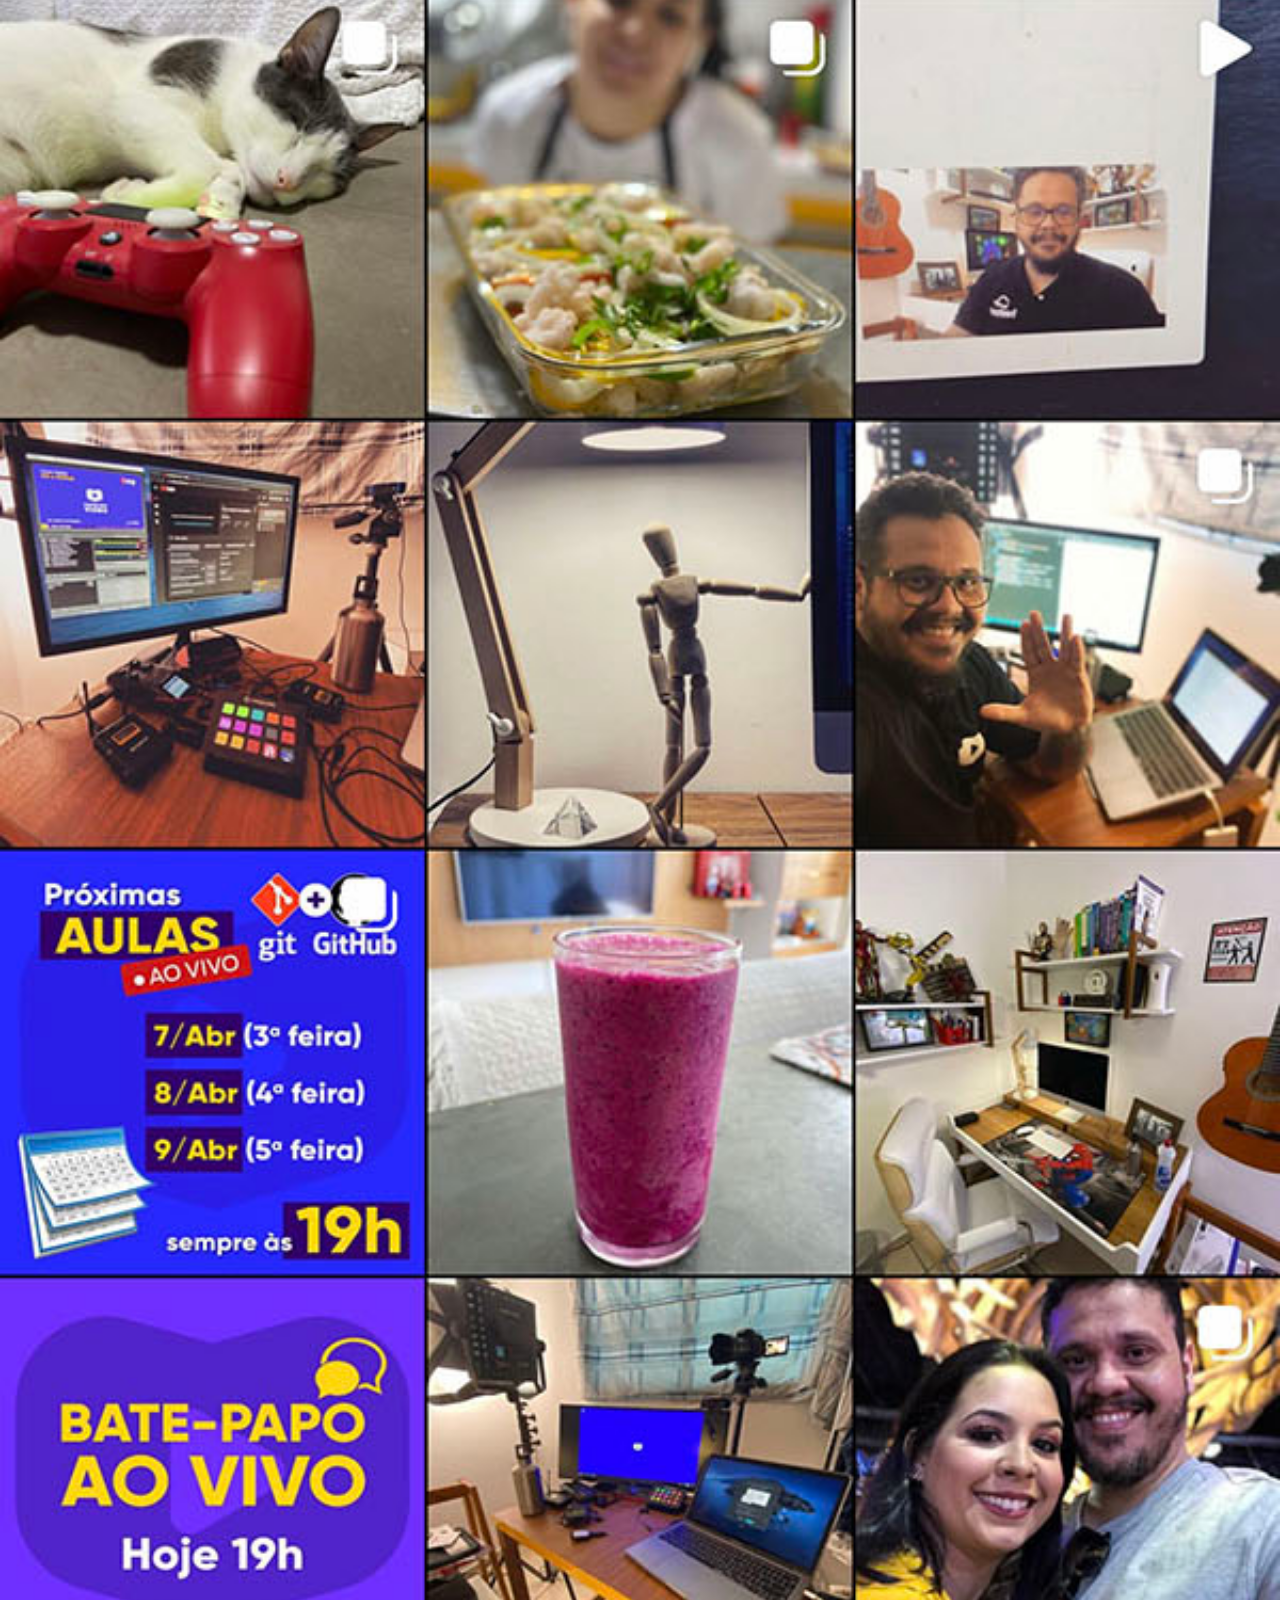
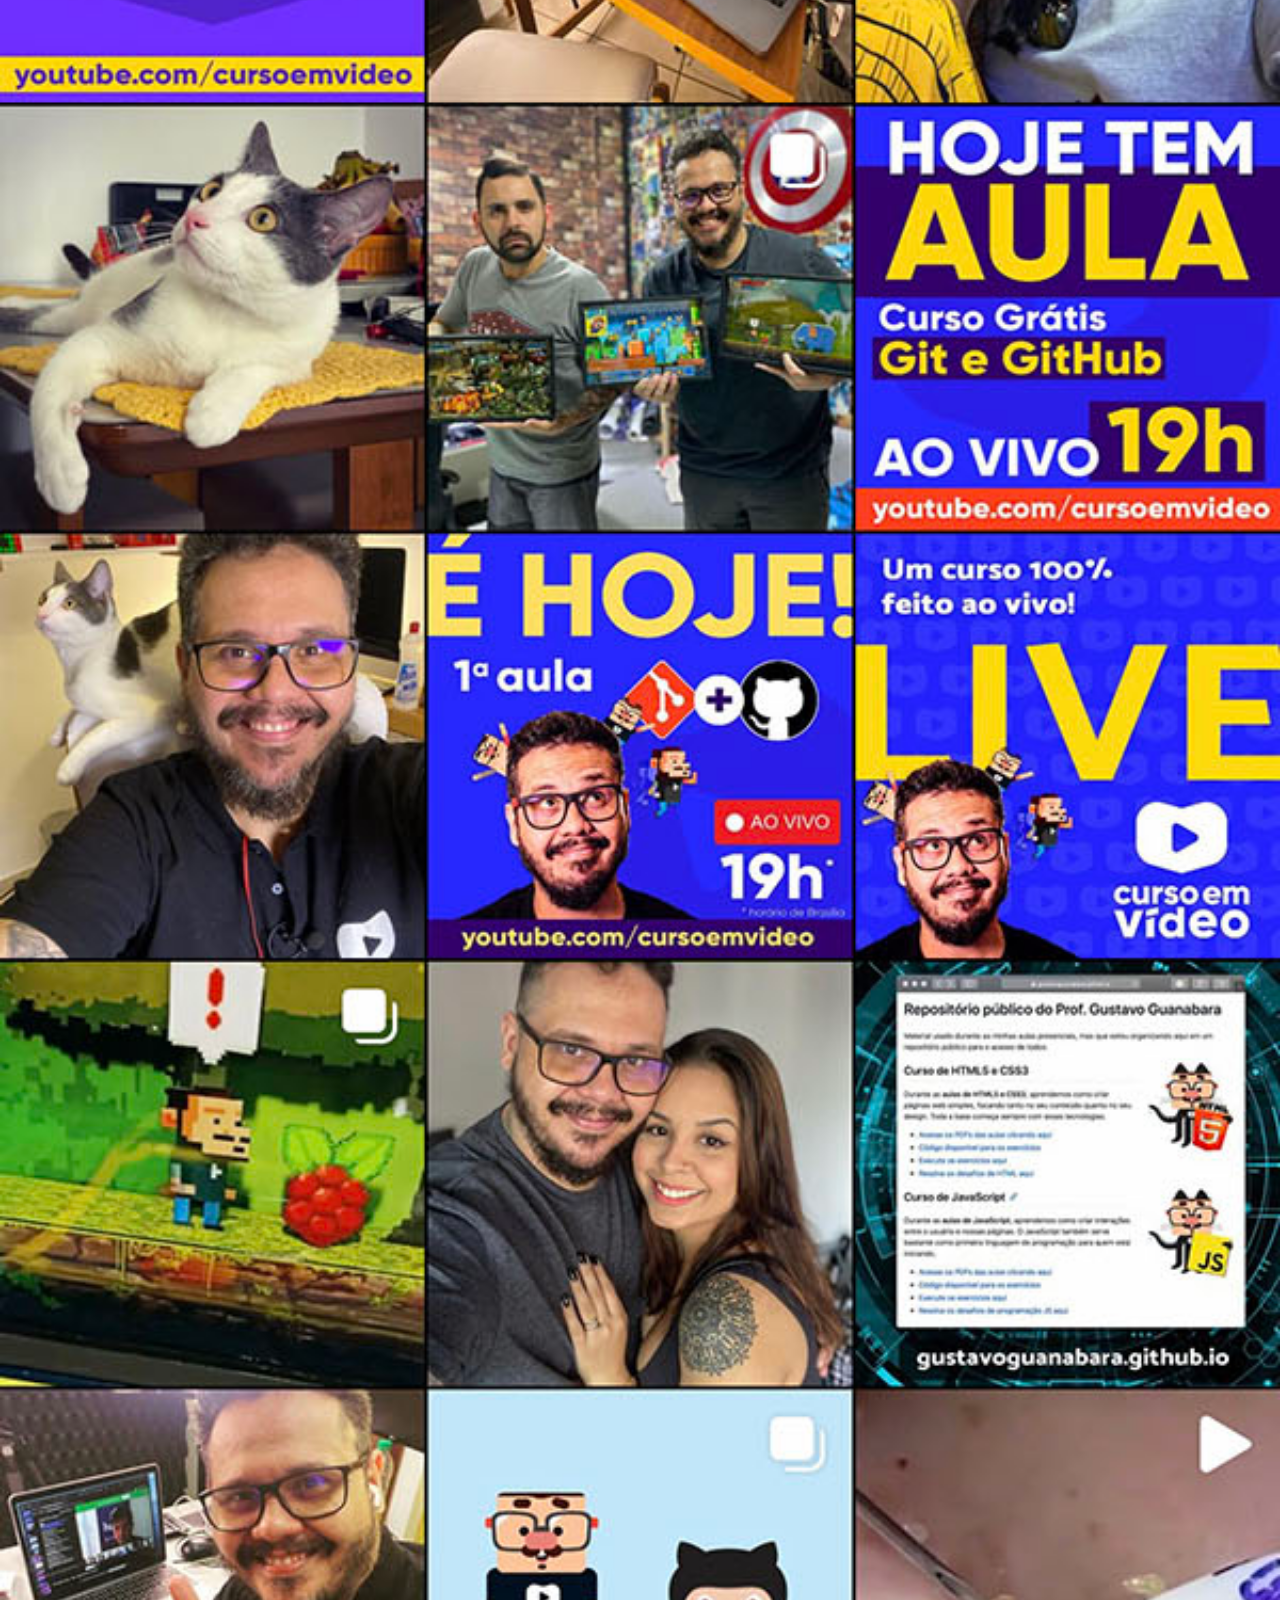
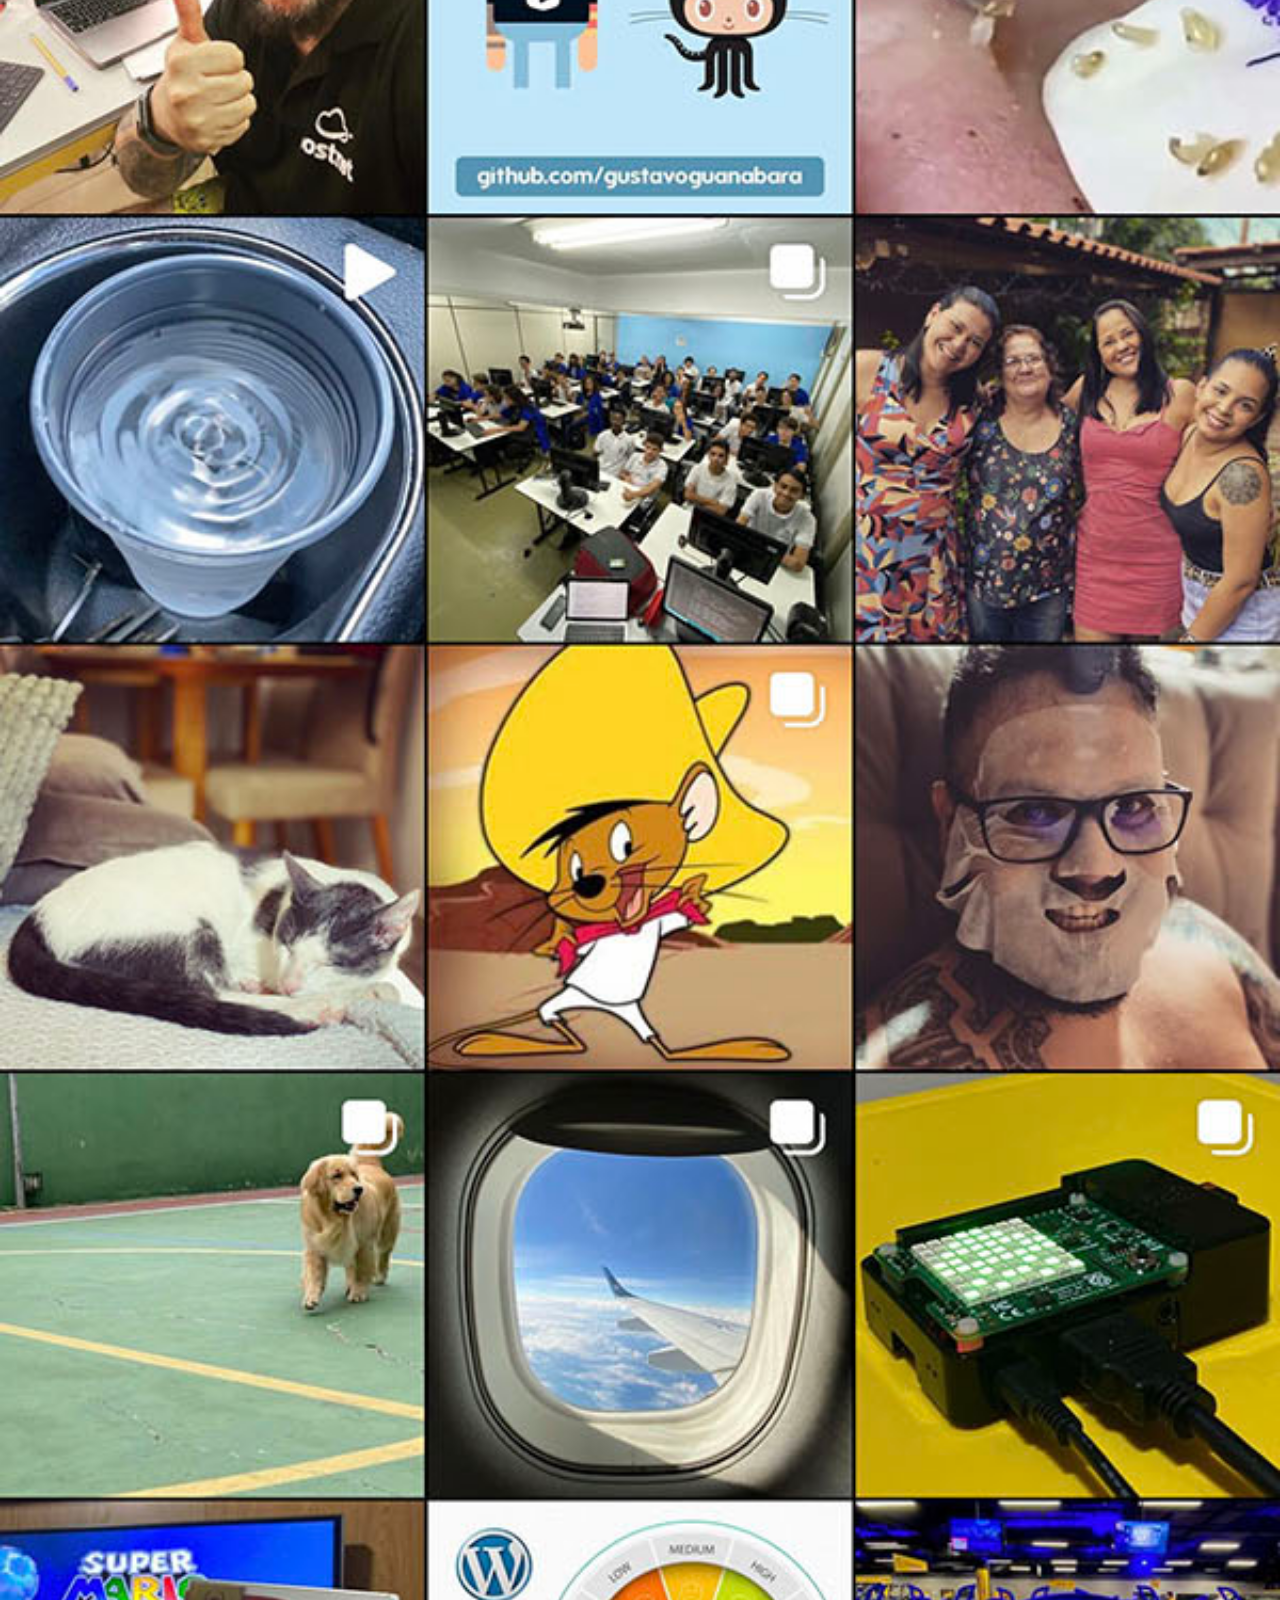
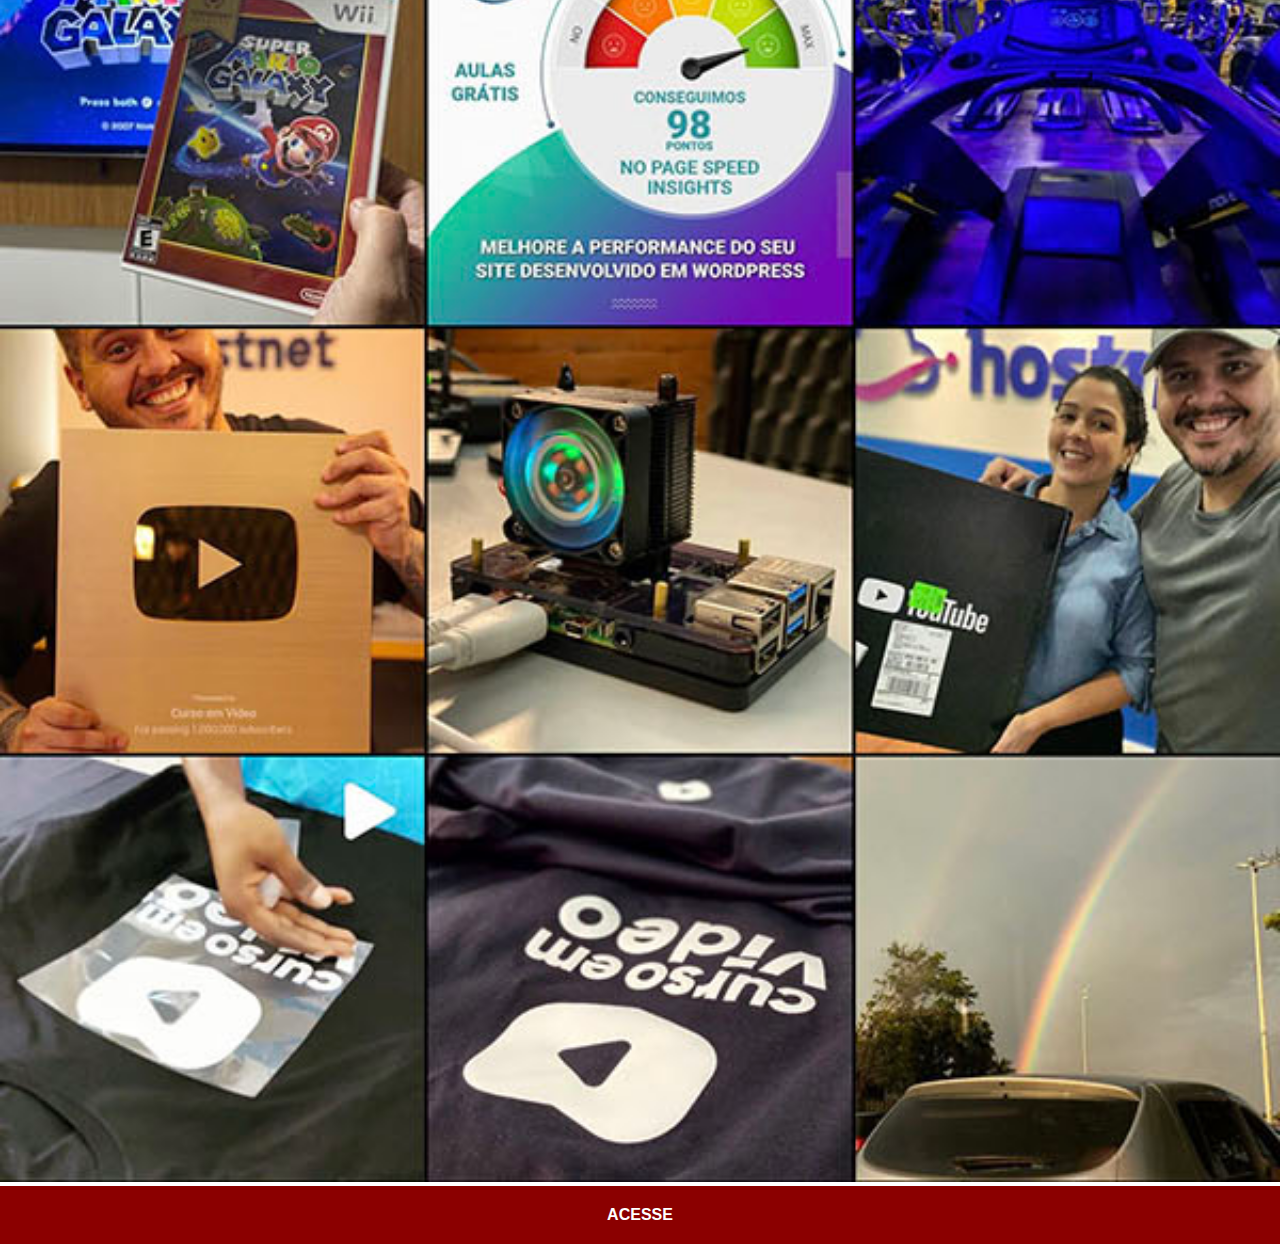
<file: instagram.html>
<!DOCTYPE html>
<html lang="pt-BR">
<head>
    <meta charset="UTF-8">
    <meta http-equiv="X-UA-Compatible" content="IE=edge">
    <meta name="viewport" content="width=device-width, initial-scale=1.0">
    <title>YouTube</title>
    <link rel="stylesheet" href="social.css">
</head>
<body>
    <img src="imagens/tela-instagram.jpg" alt="Instagram">
    <a href="#" target="_blank">ACESSE</a>
</body>
</html>
</file>
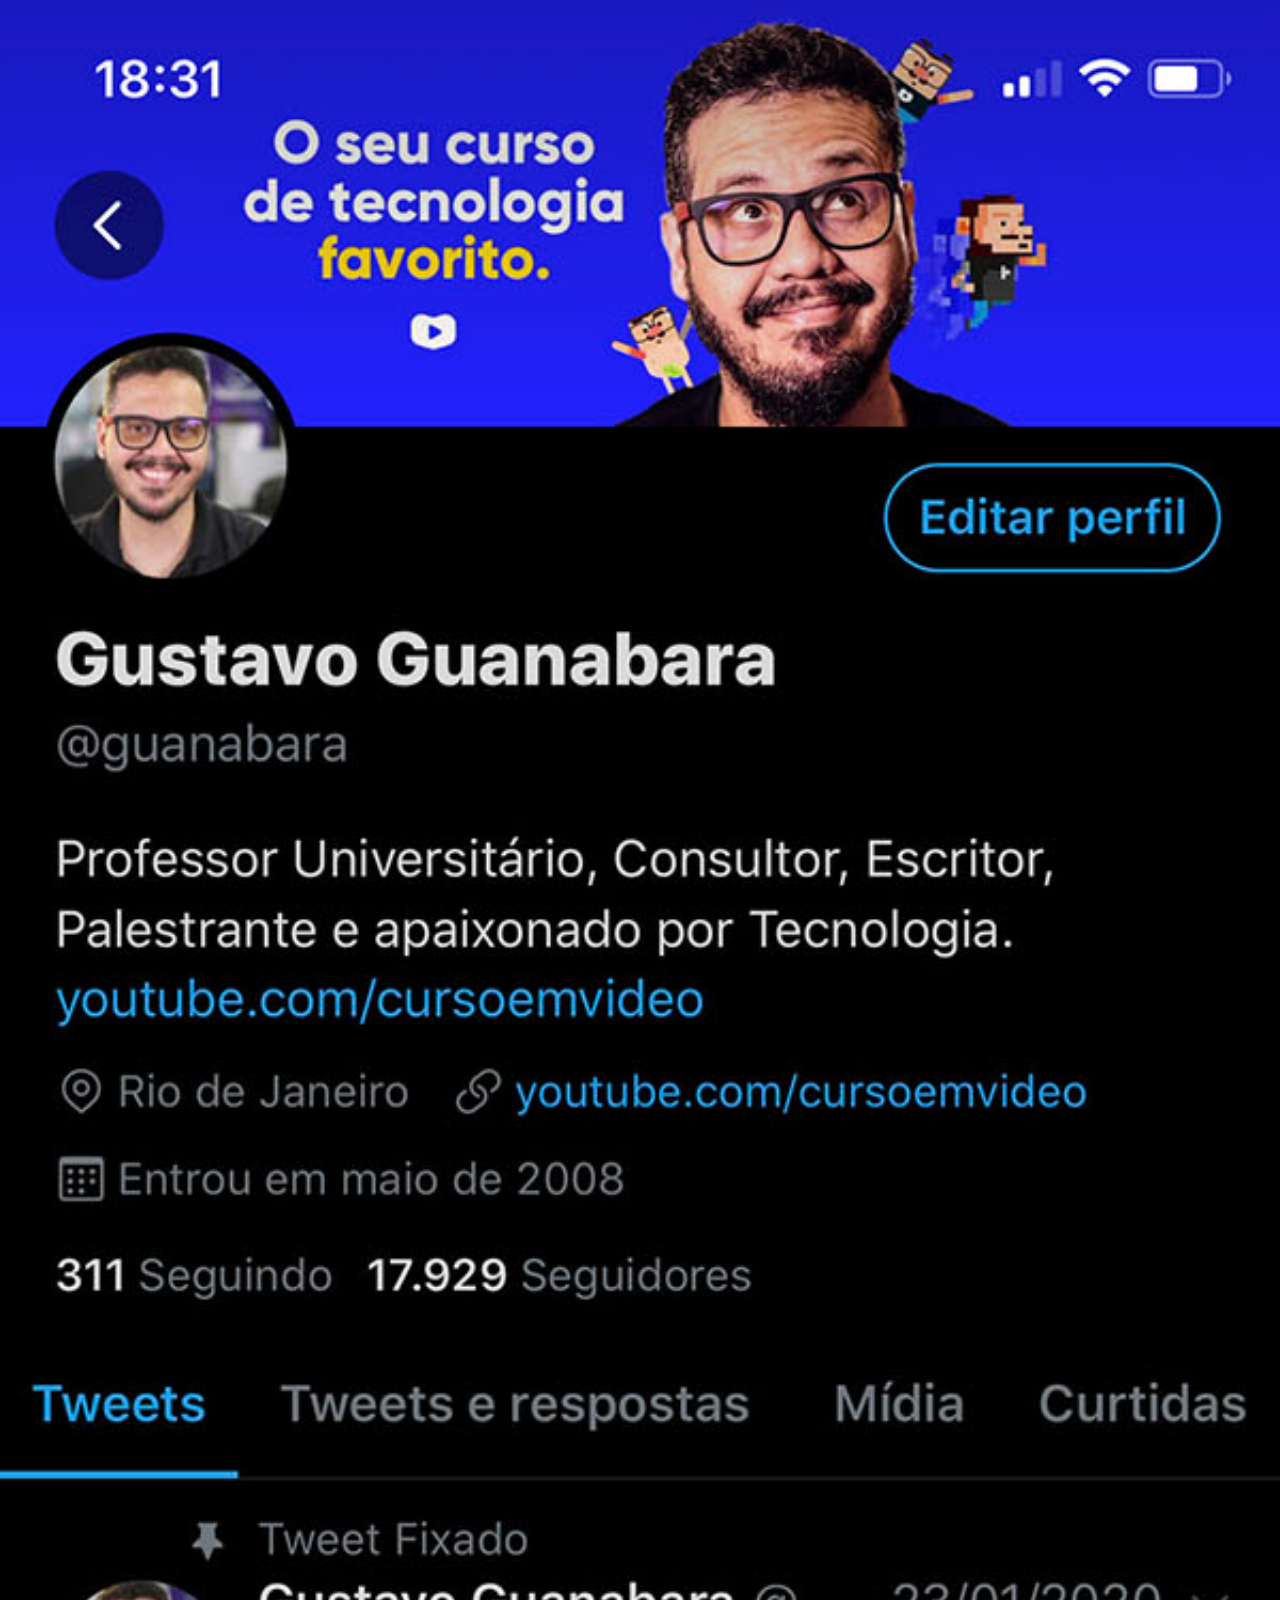
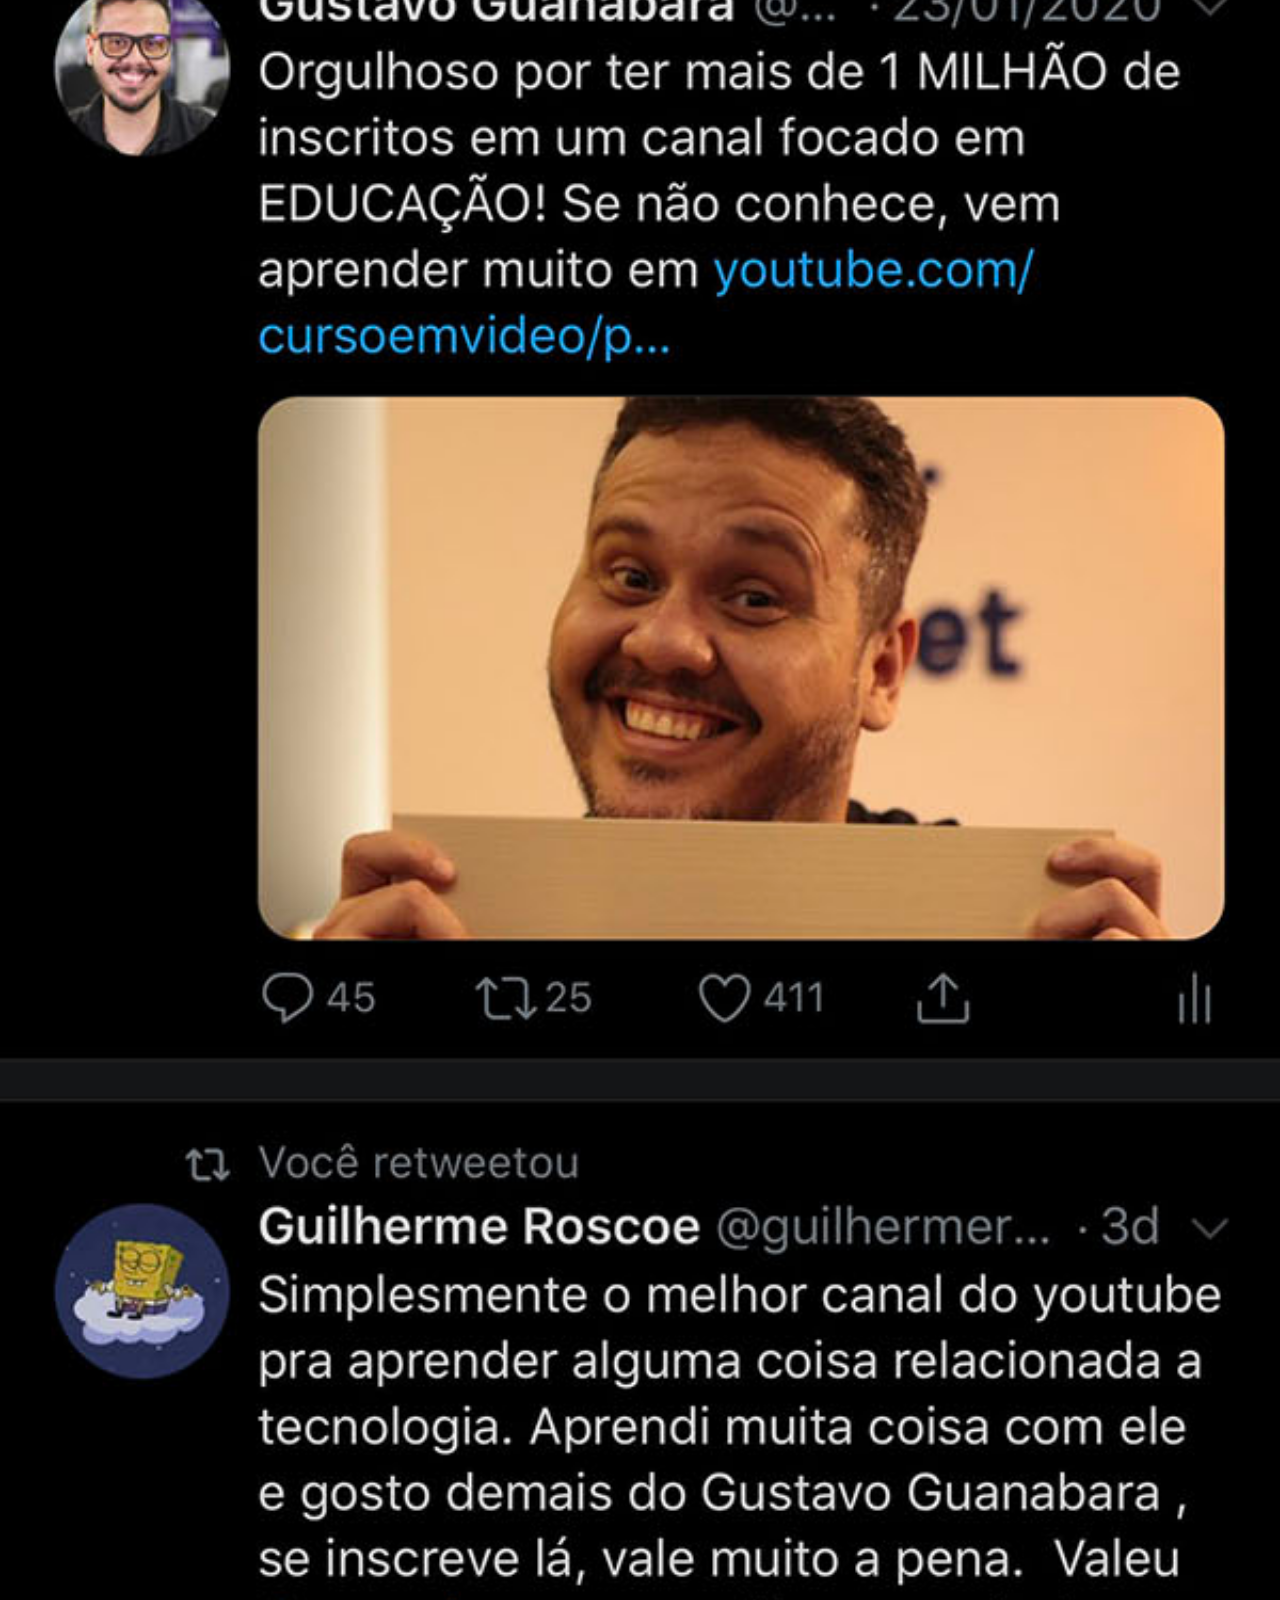
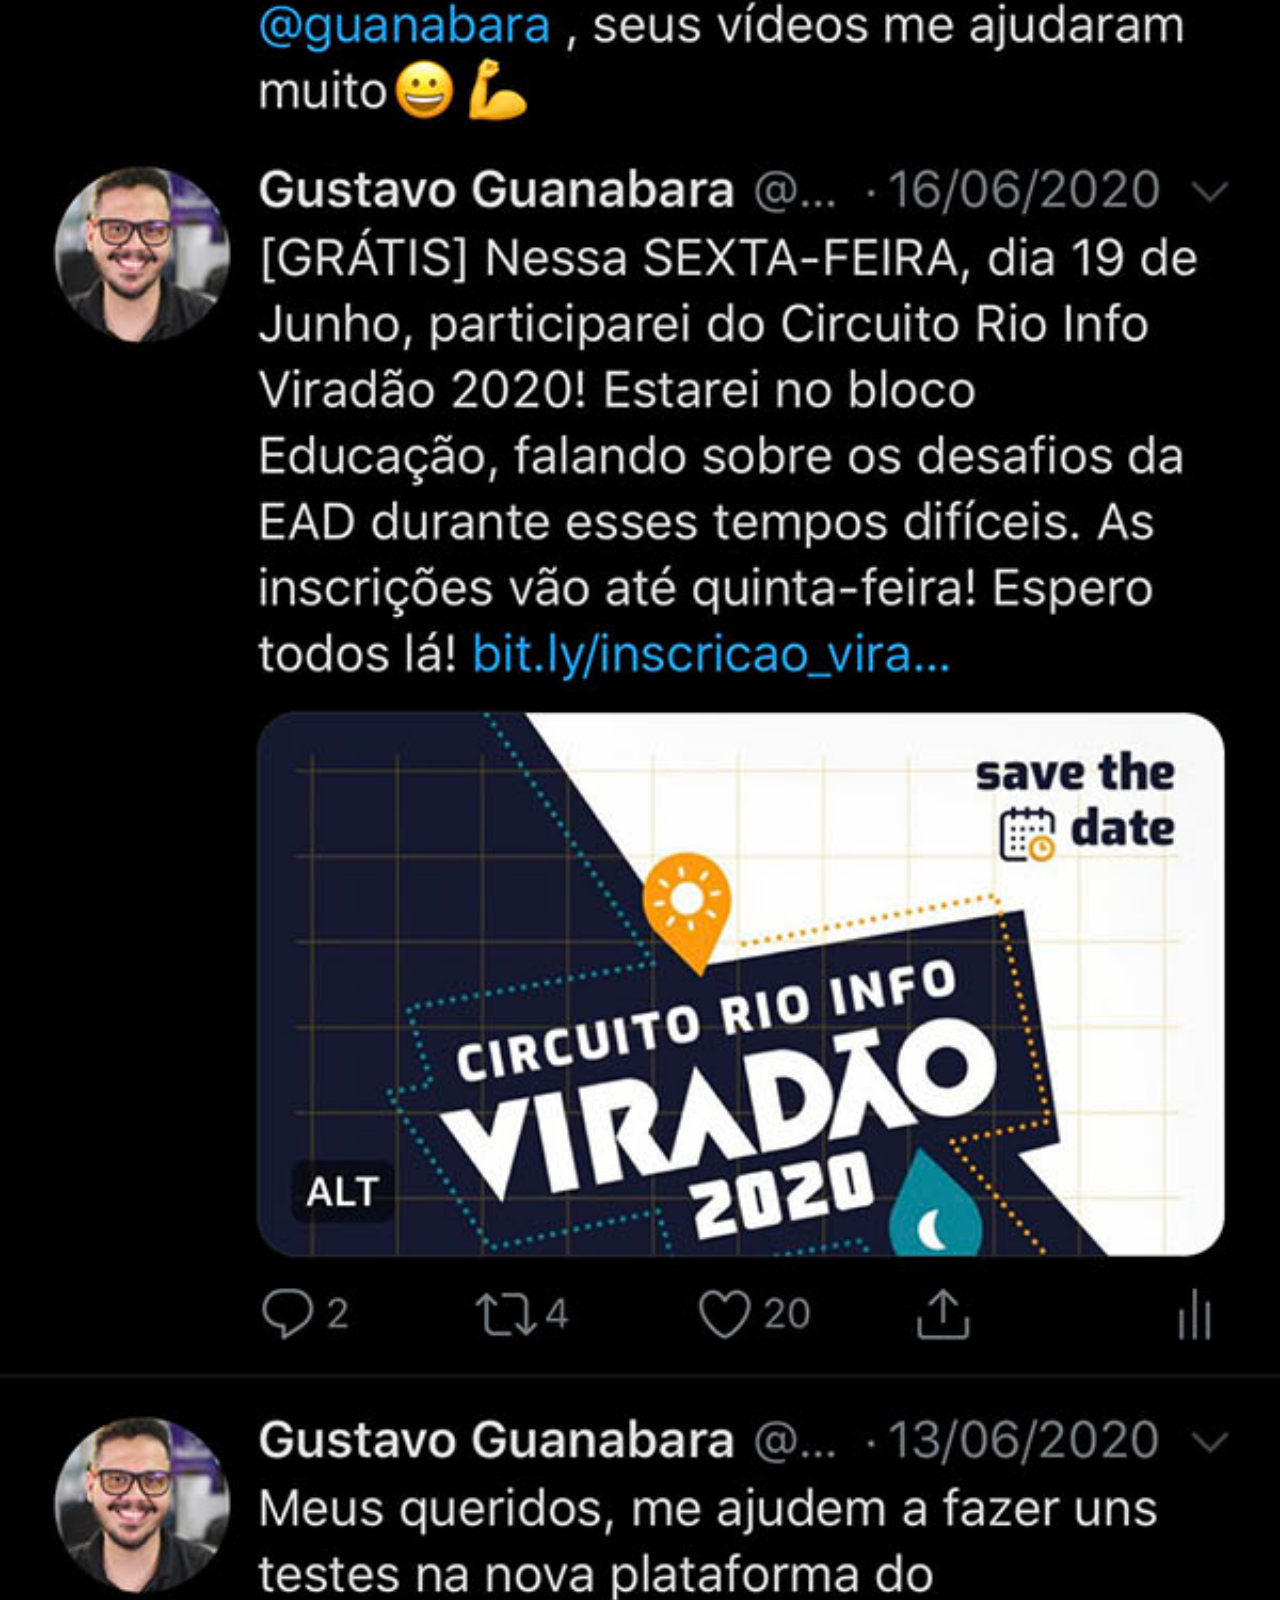
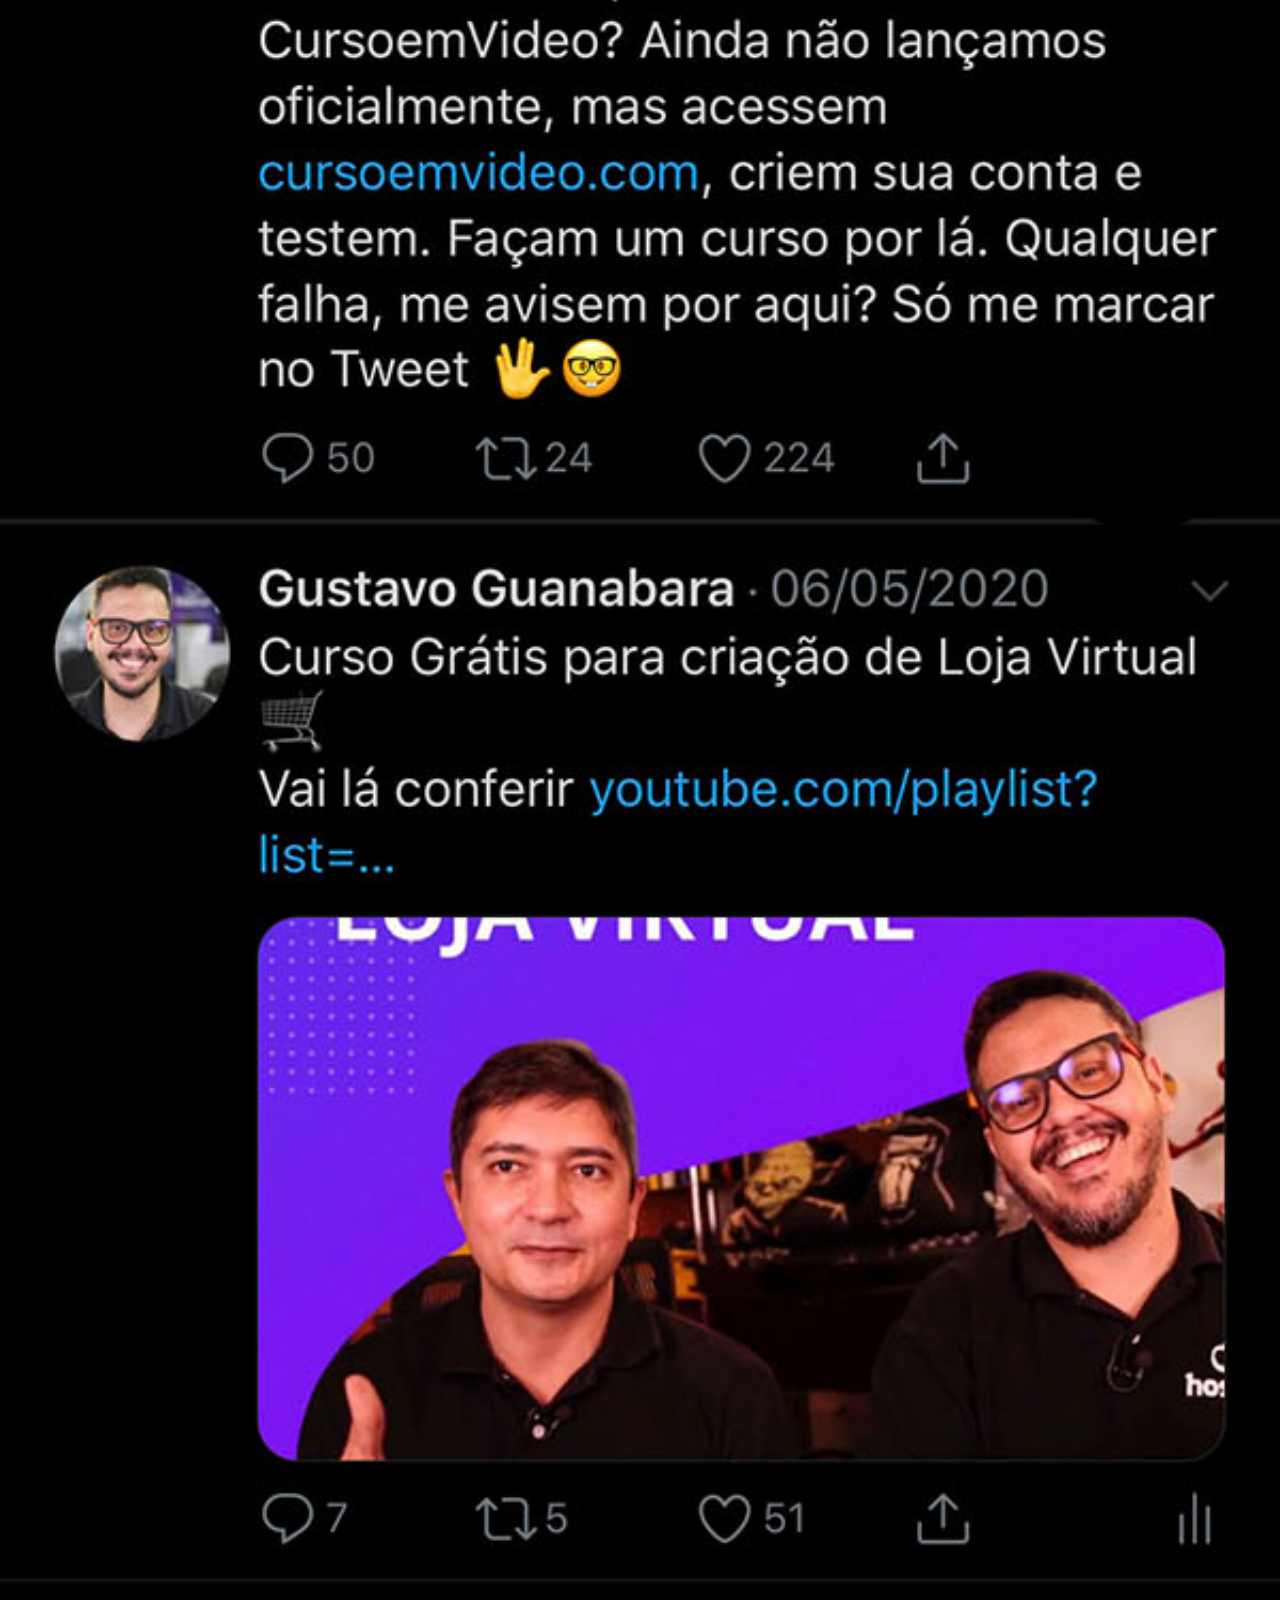
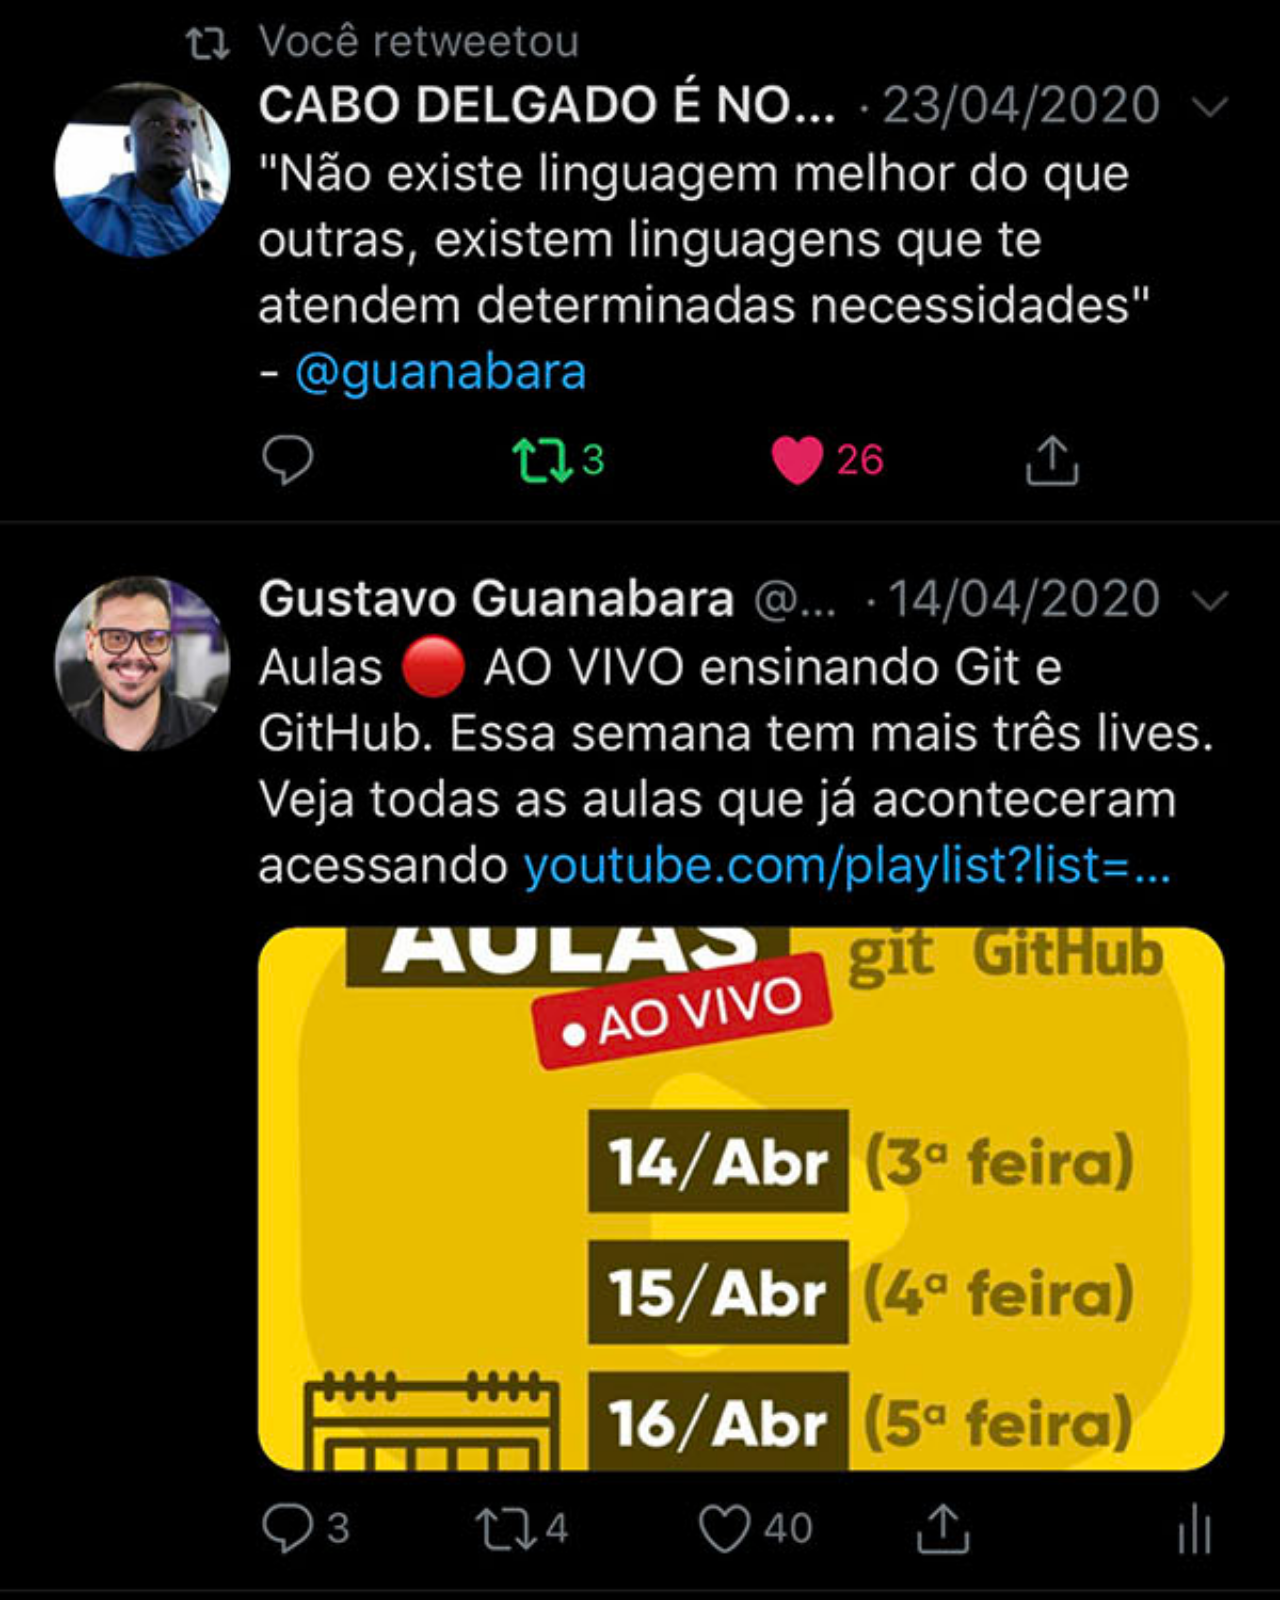
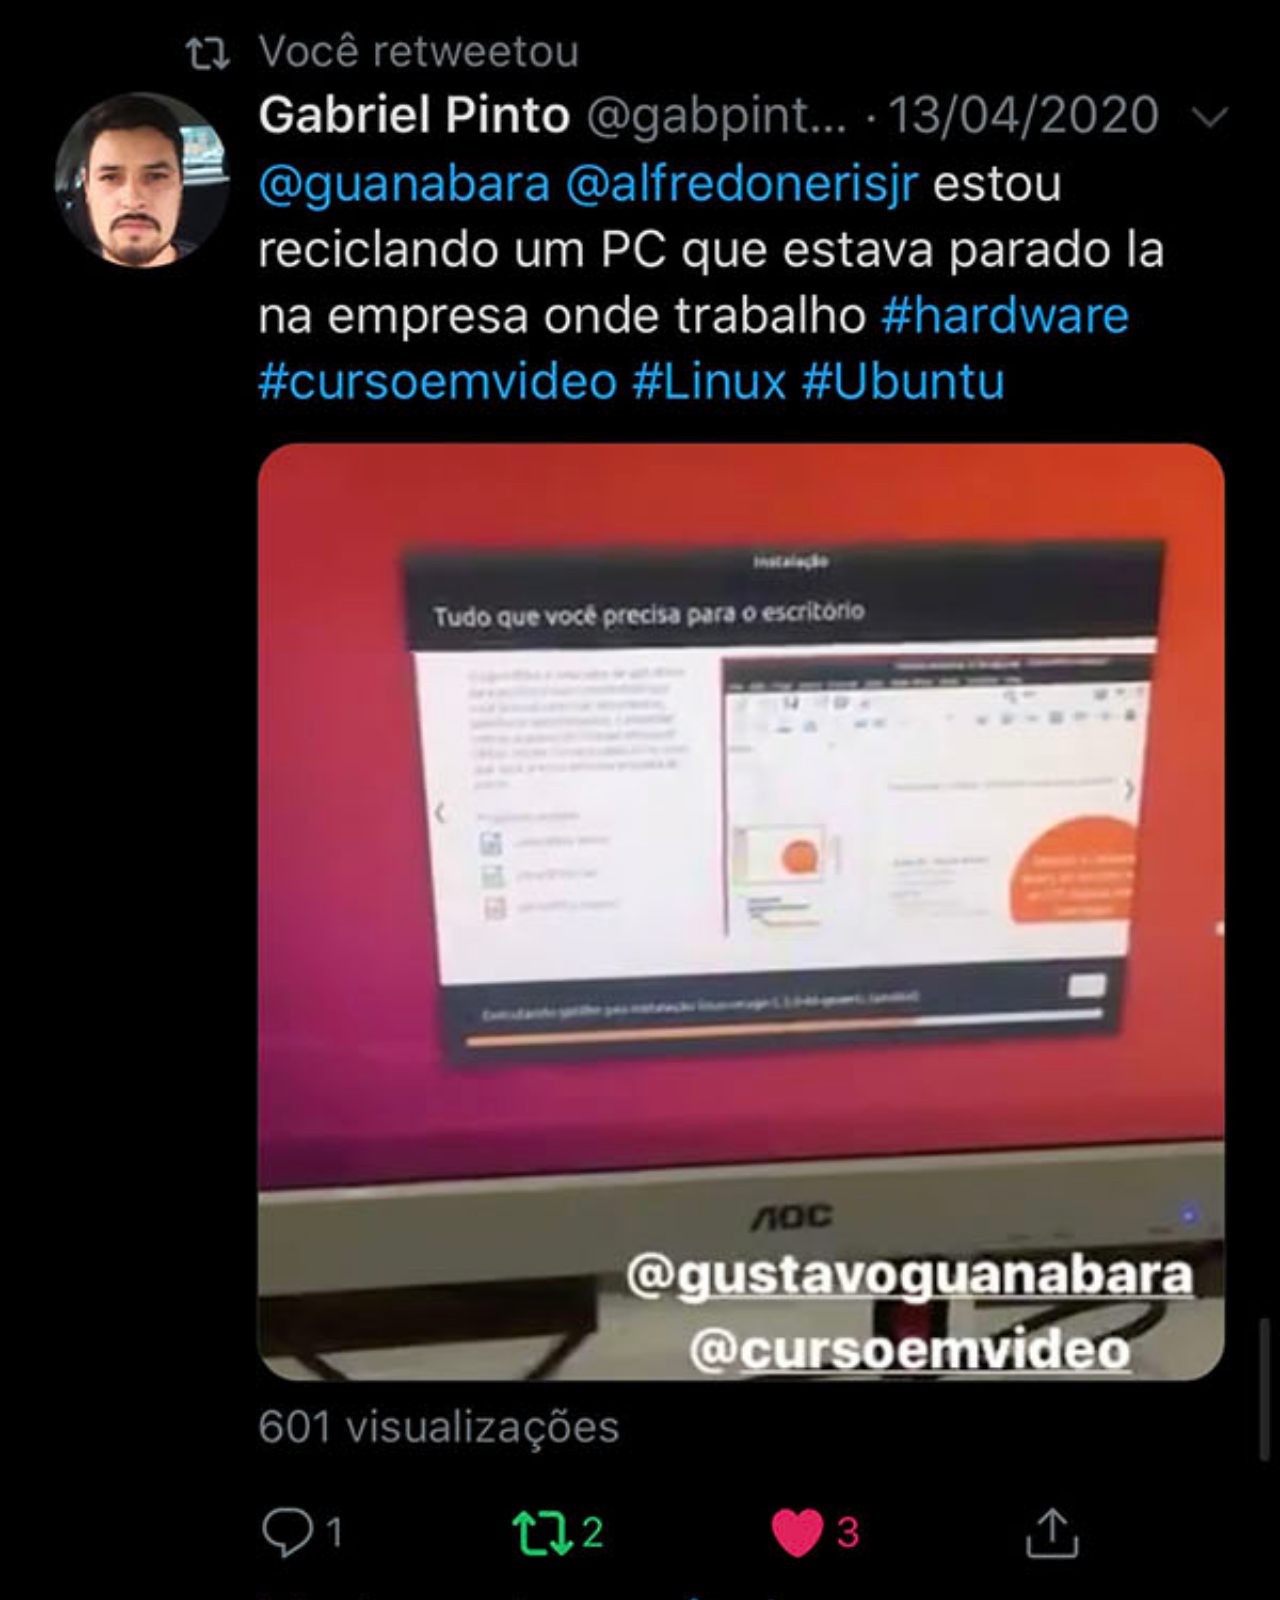
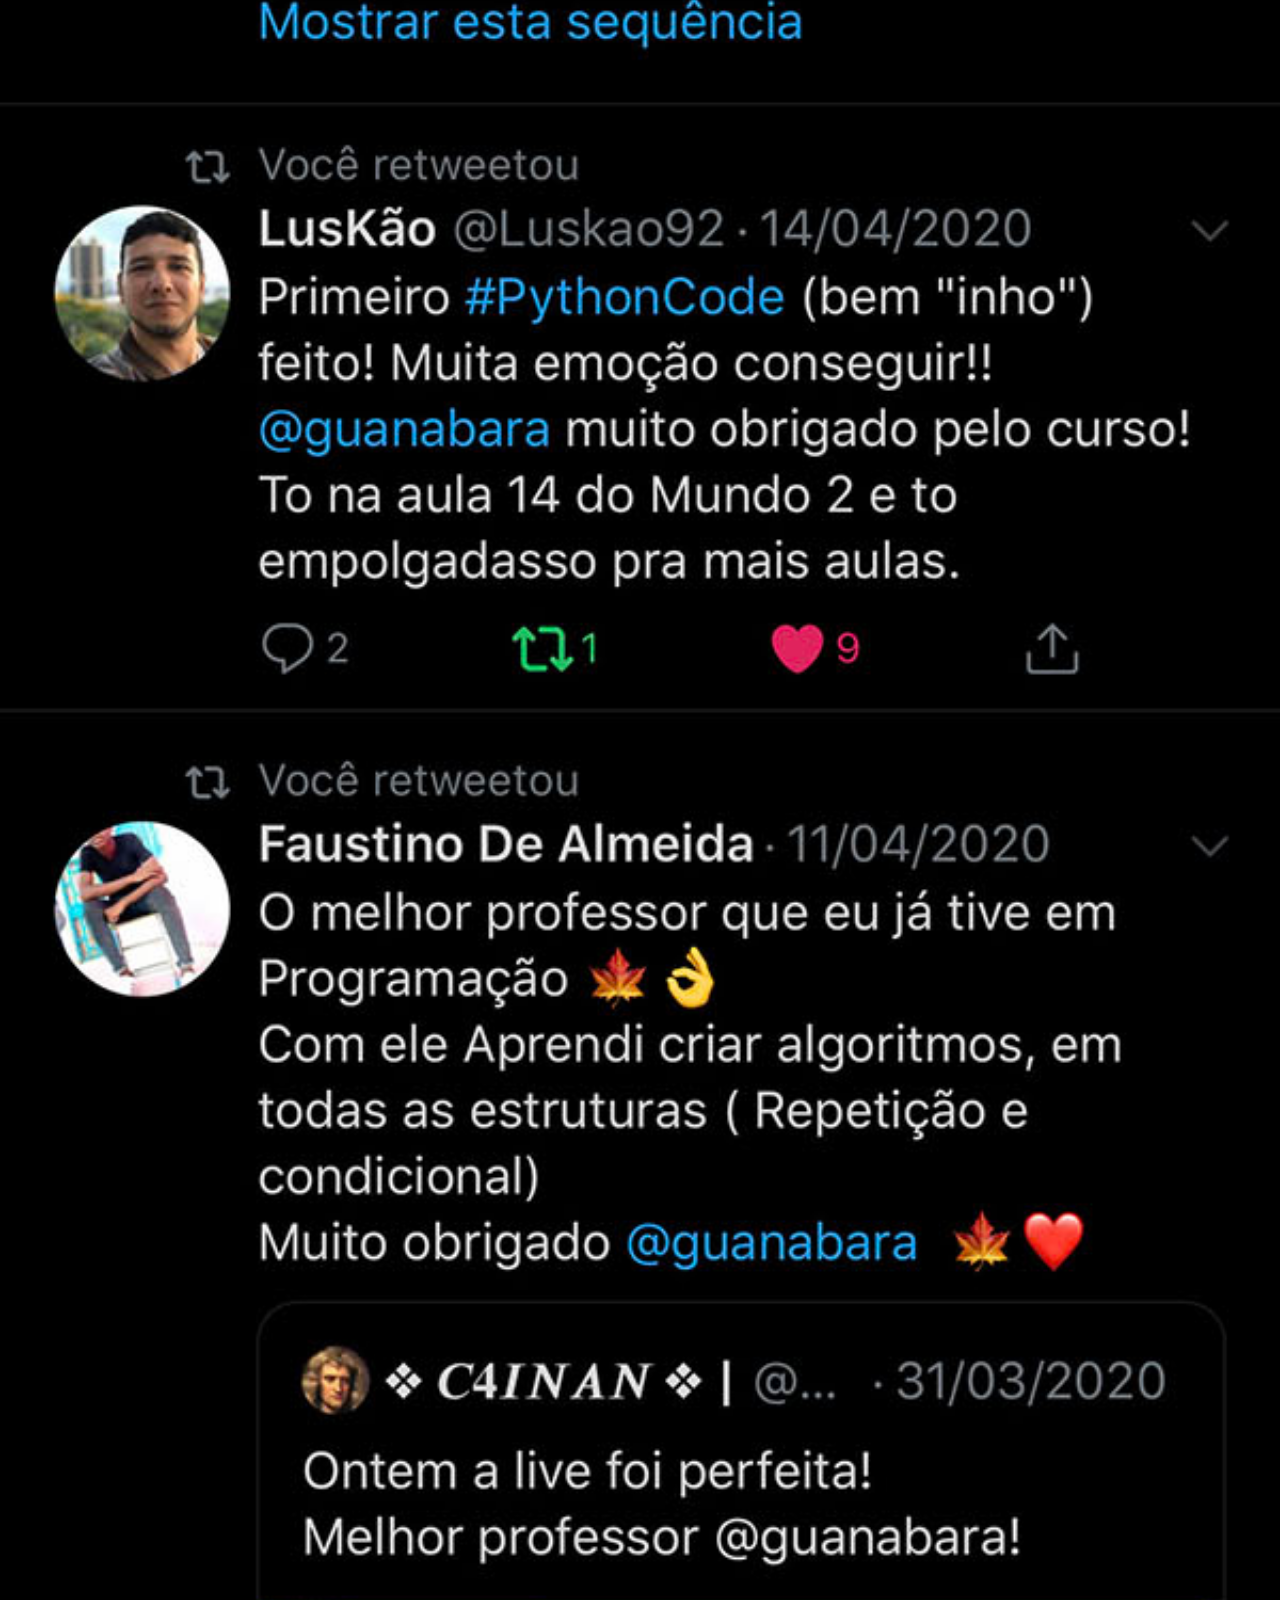
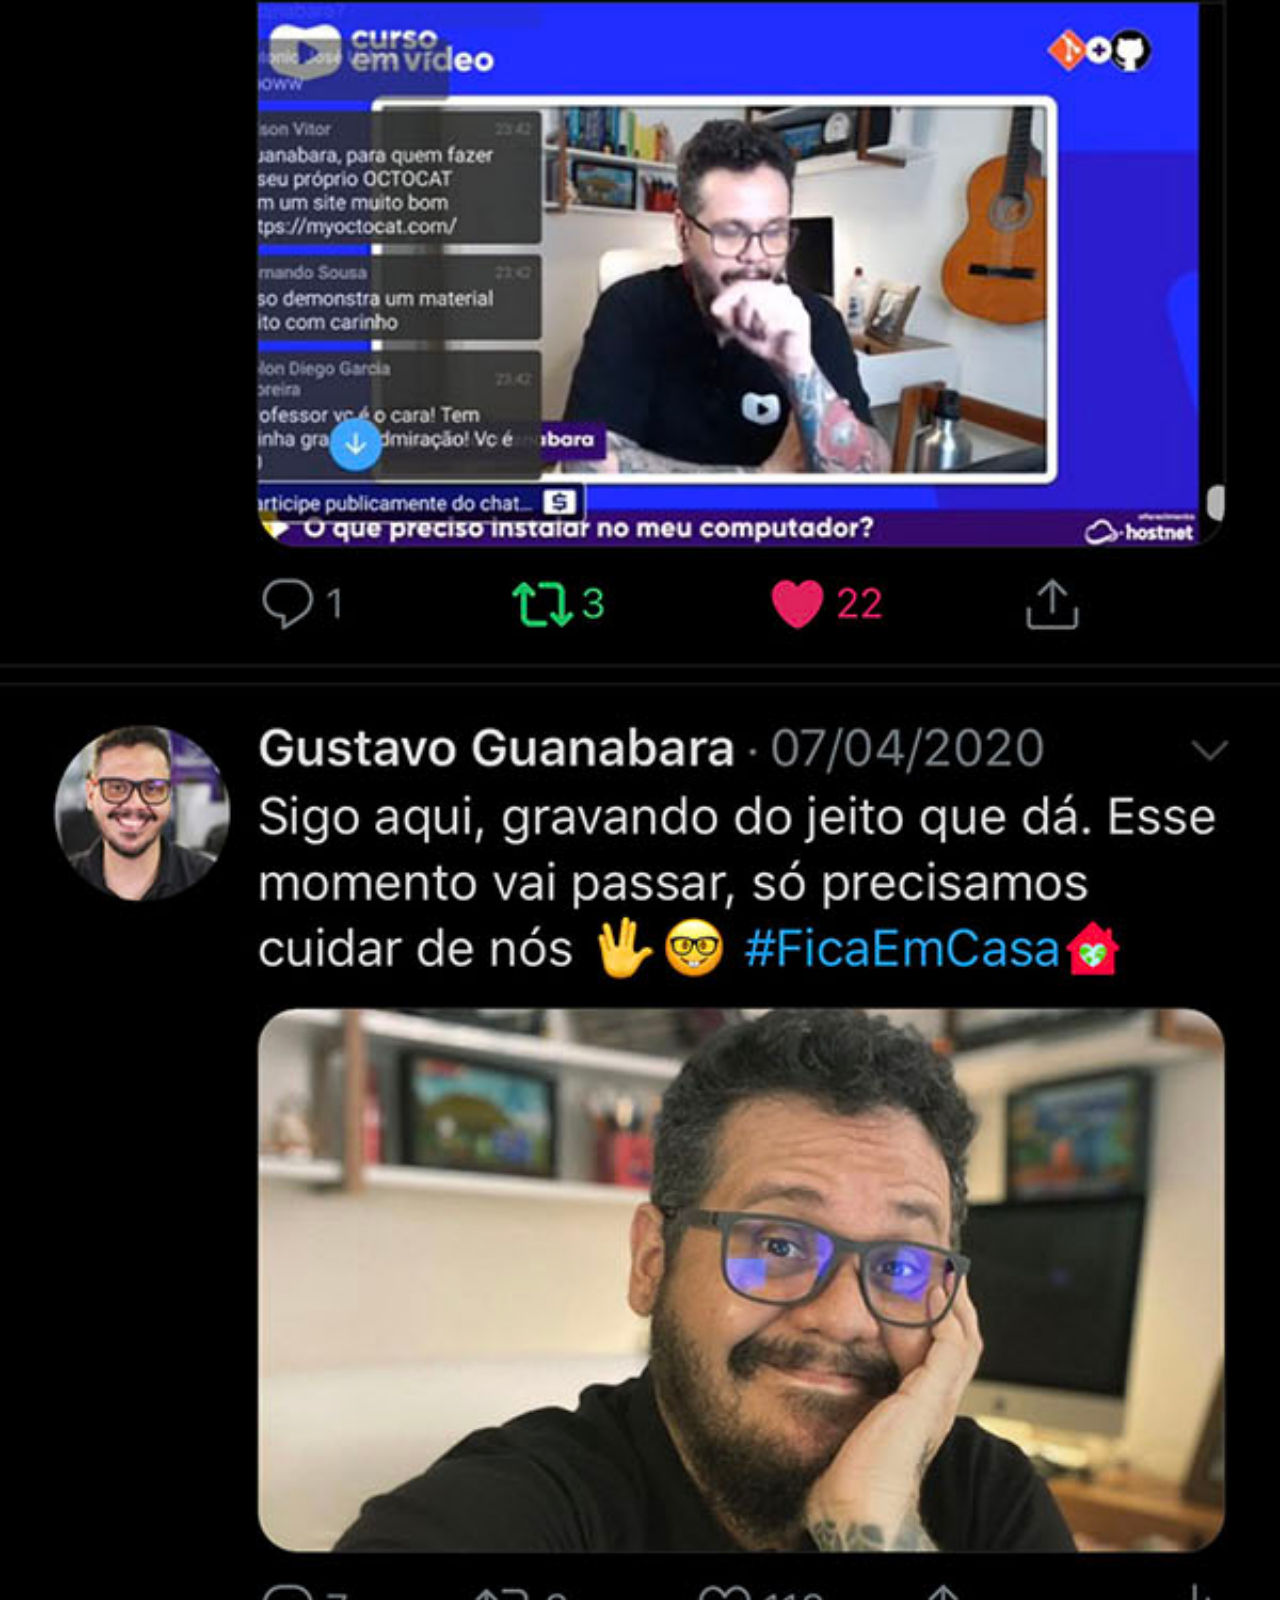
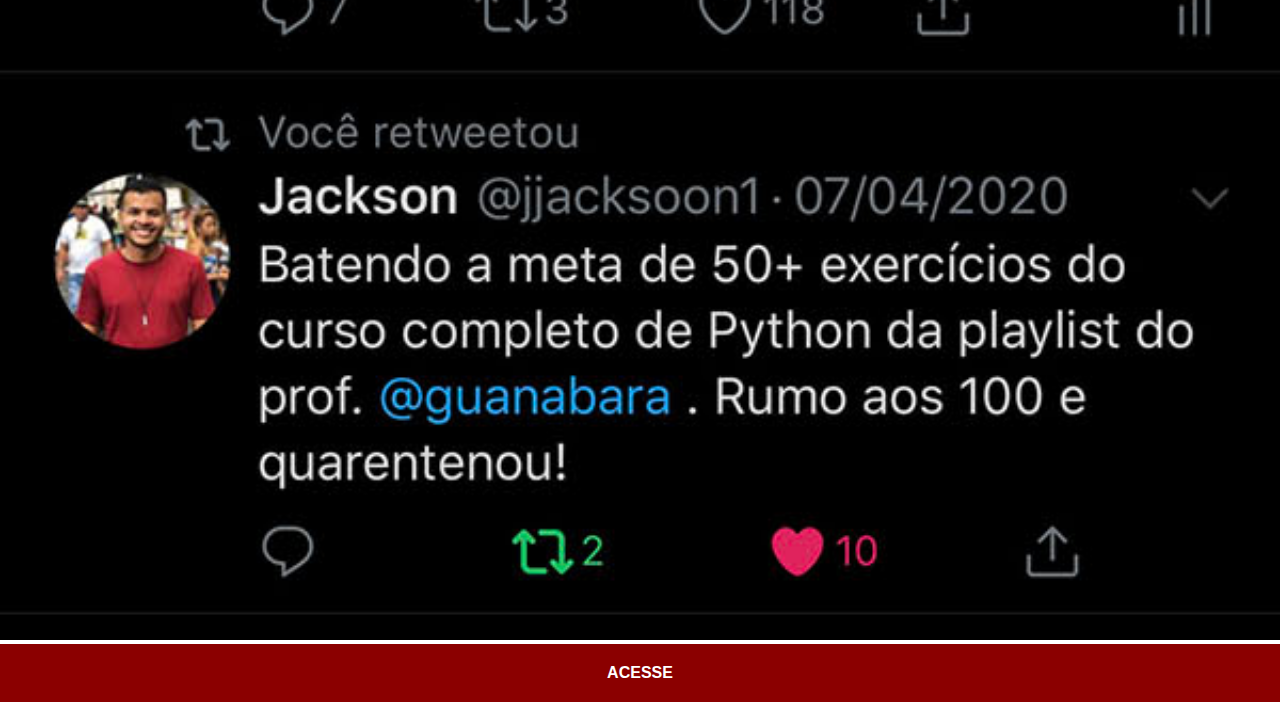
<file: twitter.html>
<!DOCTYPE html>
<html lang="pt-BR">
<head>
    <meta charset="UTF-8">
    <meta http-equiv="X-UA-Compatible" content="IE=edge">
    <meta name="viewport" content="width=device-width, initial-scale=1.0">
    <title>YouTube</title>
    <link rel="stylesheet" href="social.css">
</head>
<body>
    <img src="imagens/tela-twitter.jpg" alt="Twitter">
    <a href="#" target="_blank">ACESSE</a>
</body>
</html>
</file>
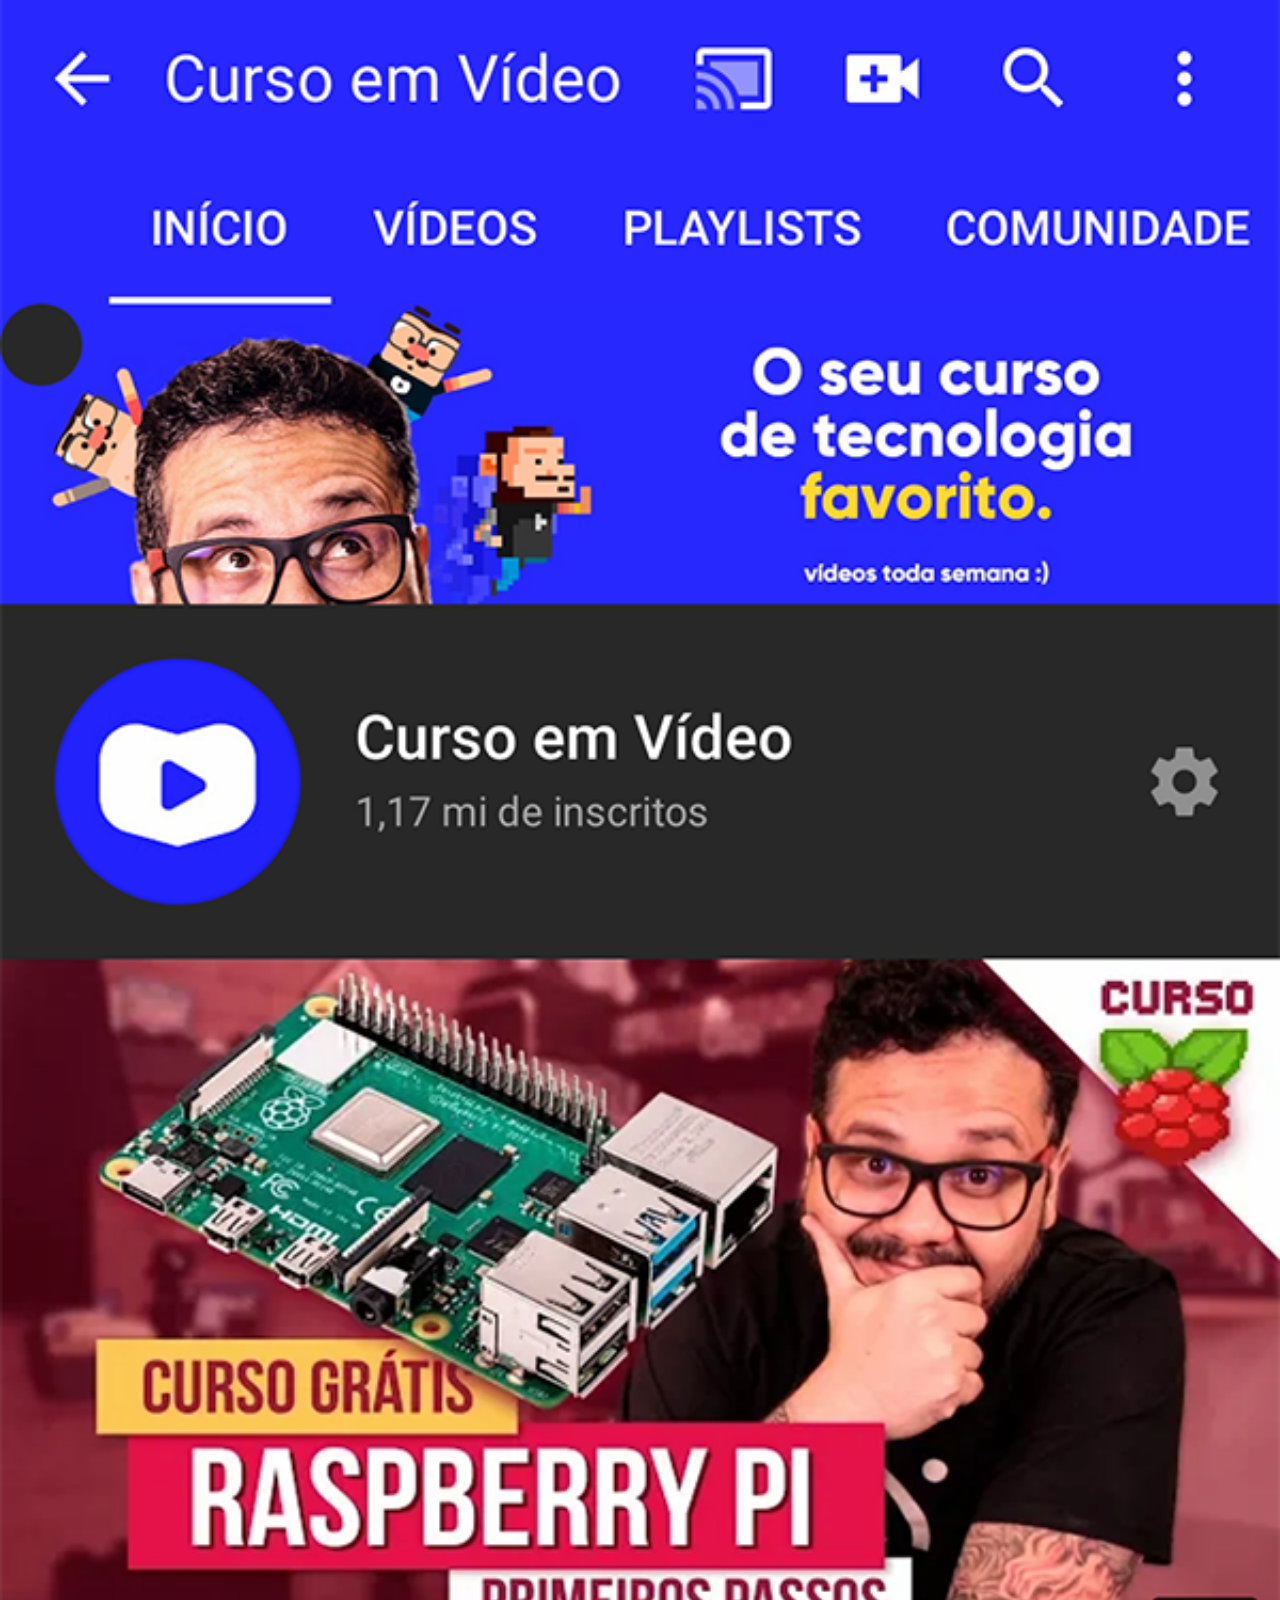
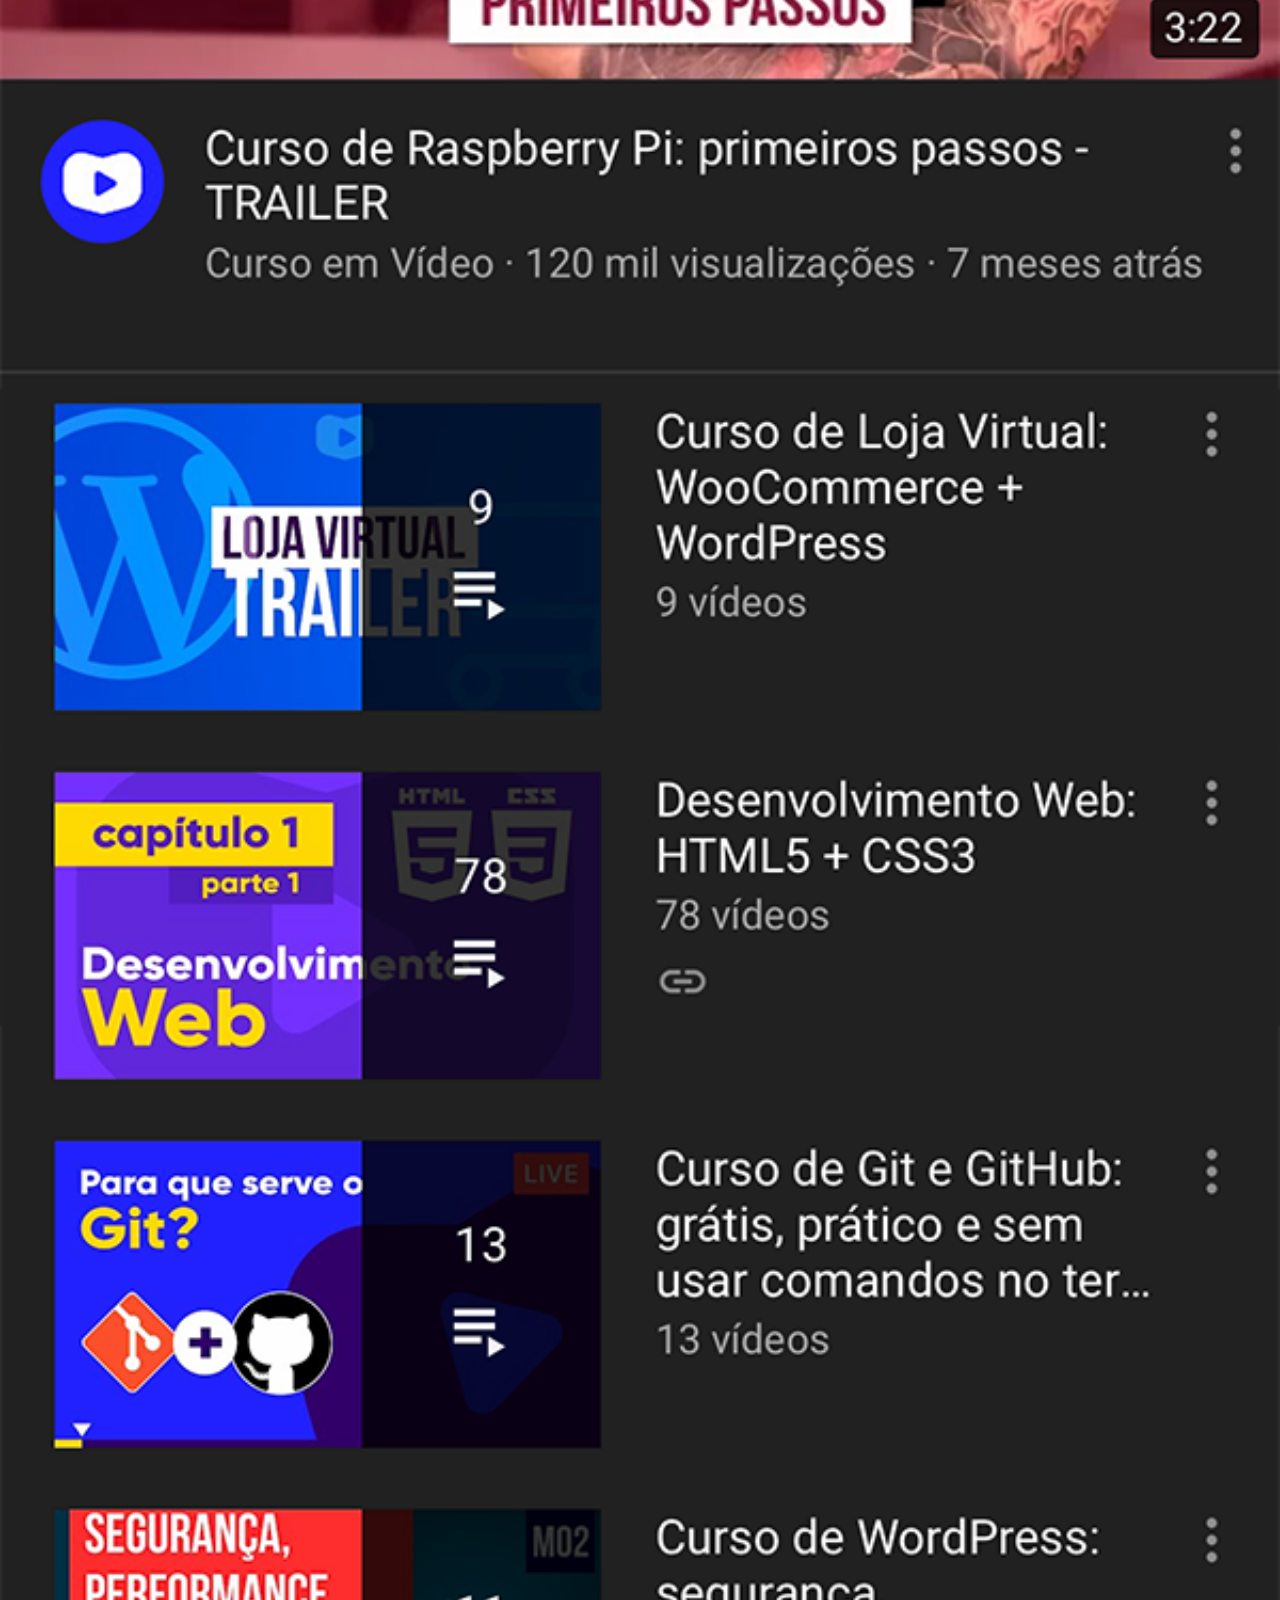
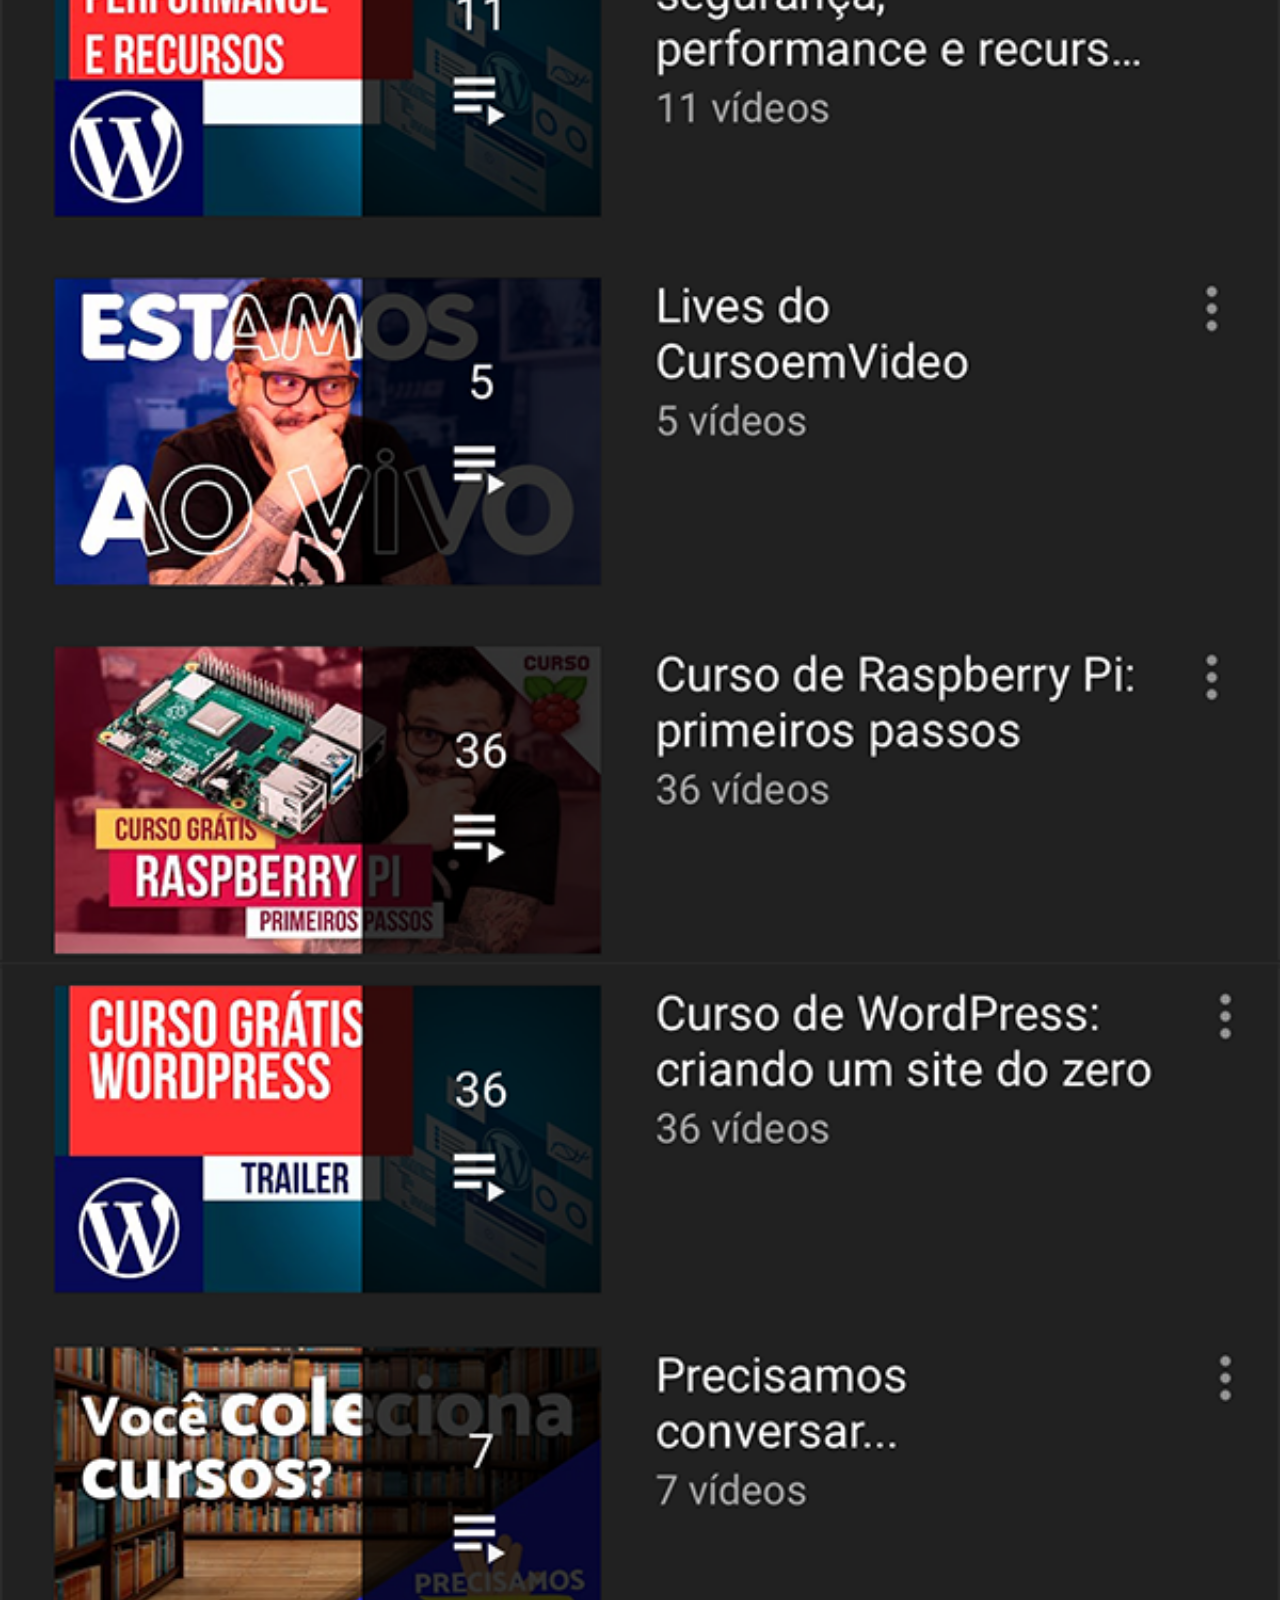
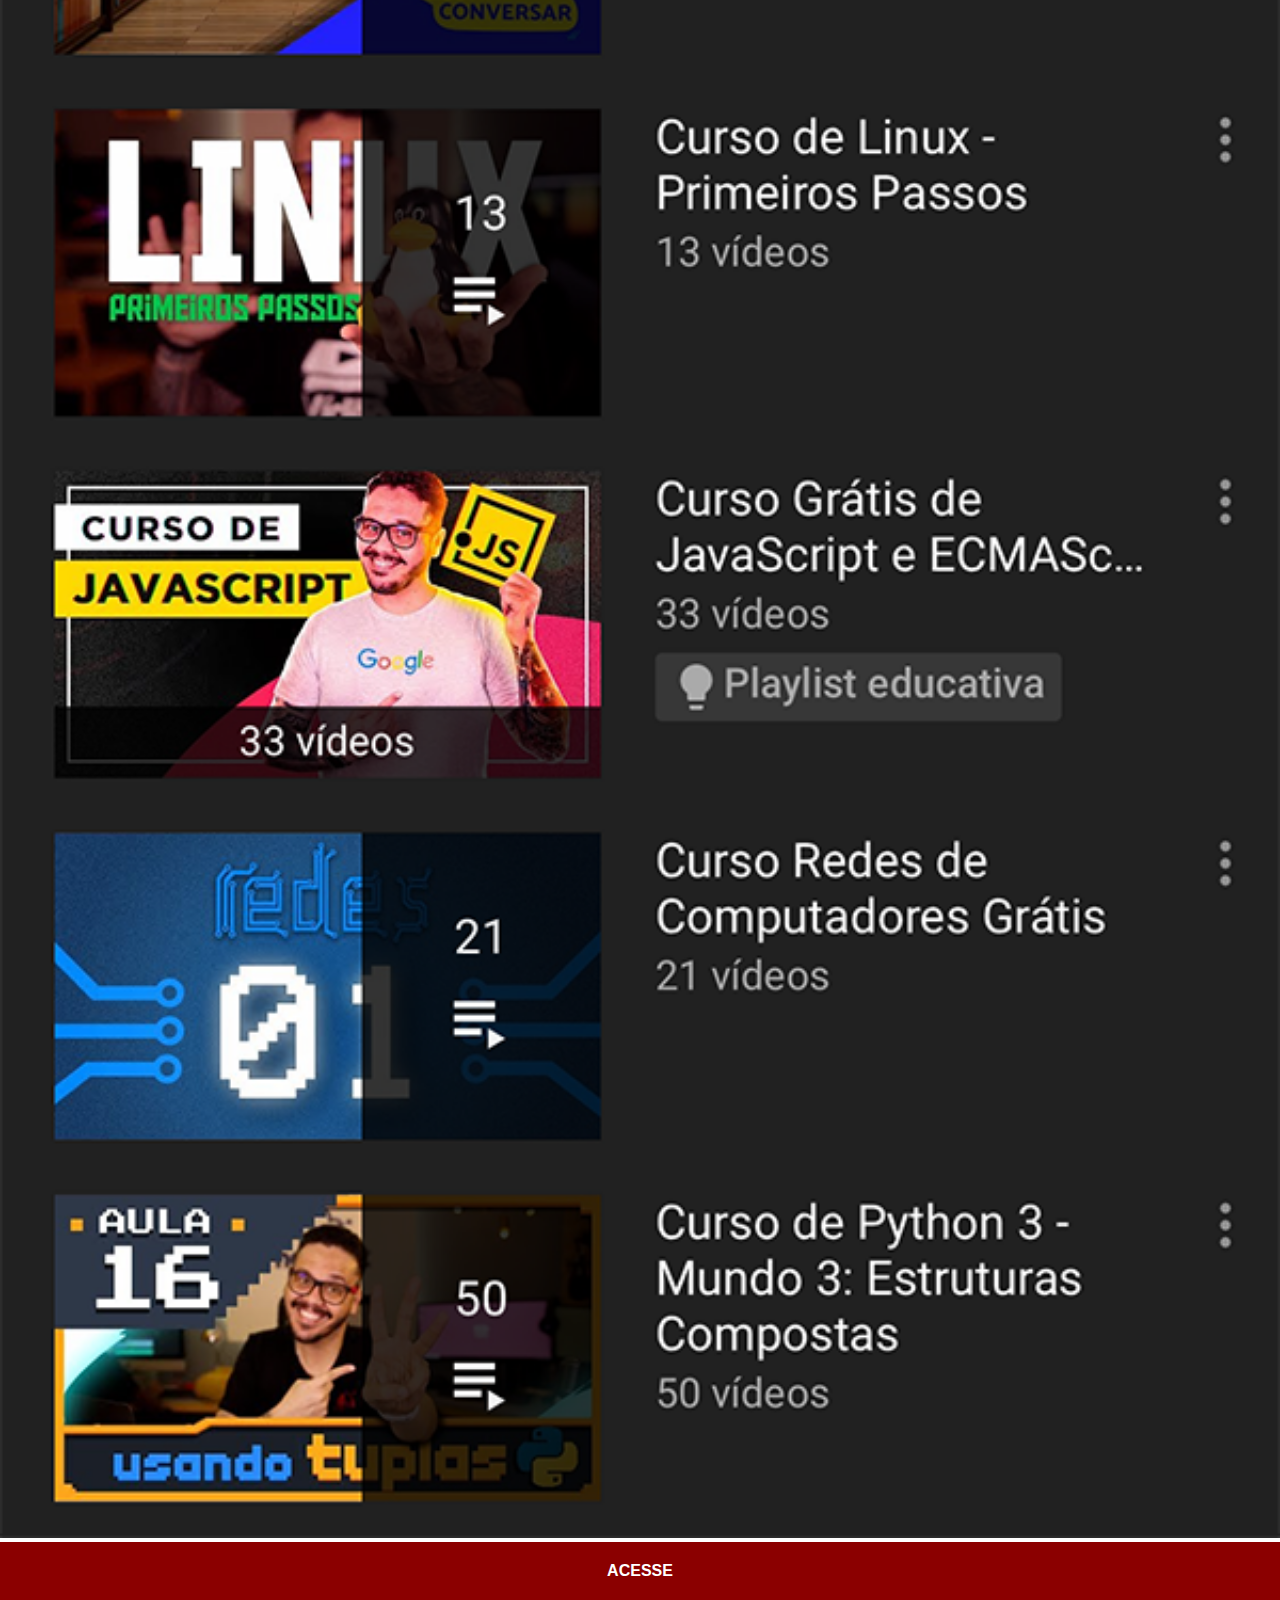
<file: youtube.html>
<!DOCTYPE html>
<html lang="pt-BR">
<head>
    <meta charset="UTF-8">
    <meta http-equiv="X-UA-Compatible" content="IE=edge">
    <meta name="viewport" content="width=device-width, initial-scale=1.0">
    <title>YouTube</title>
    <link rel="stylesheet" href="social.css">
</head>
<body>
    <img src="imagens/tela-youtube.png" alt="YouTube">
    <a href="https://www.youtube.com/@CursoemVideo/playlists" target="_blank">ACESSE</a>
</body>
</html>
</file>
<file: style.css>
@charset "UTF-8";

* {
    margin: 0px;
    padding: 0px;
    font-family: Arial, Helvetica, sans-serif;
}

html, body {
    height: 100vh;
    width: 100vw;
    background-color: black;
}

main {
    position: relative;
    height: 100vh;
}

body {
    background: url(imagens/fundo-madeira.jpg) no-repeat top center;
    background-size: cover;
    background-attachment: fixed;
}

section#telefone {
    position: absolute;
    top: 50%;
    left: 50%;
    transform: translate(-50%, -50%);
    height: 627px;
    width: 311px;
    background: url(imagens/frame-iphone.png) no-repeat;
}

iframe#tela {
    position: relative;
    top: 80px;
    left: 22px;
    width: 267px;
    height: 471px;
}

section#redes-sociais {
    text-align: right;
}

section#redes-sociais img {
    width: 50px;
    margin: 10px;
    border-radius: 50%;
    box-shadow: 2px 2px 5px rgba(0, 0, 0, 0.418);
    box-sizing: border-box; /* borda fazendo parte do objeto/caixa */
}

section#redes-sociais img:hover {
    border: 2px solid rgba(255, 255, 255, 0.603);
    transform: translate(-3px, -3px);
    box-shadow: 5px 5px 10px rgba(0, 0, 0, 0.596);
    transition: transform .4s, border 1s;
}
</file>
<file: social.css>
@charset "UTF-8";

* {
    margin: 0px;
    padding: 0px;
    font-family: Arial, Helvetica, sans-serif;
}

::-webkit-scrollbar { /* apaga a barra de rolagem */
    width: 0px;
    height: 0px;
}

img {
    width: 100vw;

}

a {
    display: block;
    background-color: darkred;
    color: white;
    padding: 20px;
    text-align: center;
    font-weight: bolder;
    text-decoration: none;
}

a:hover {
    background-color: red;
}
</file>
